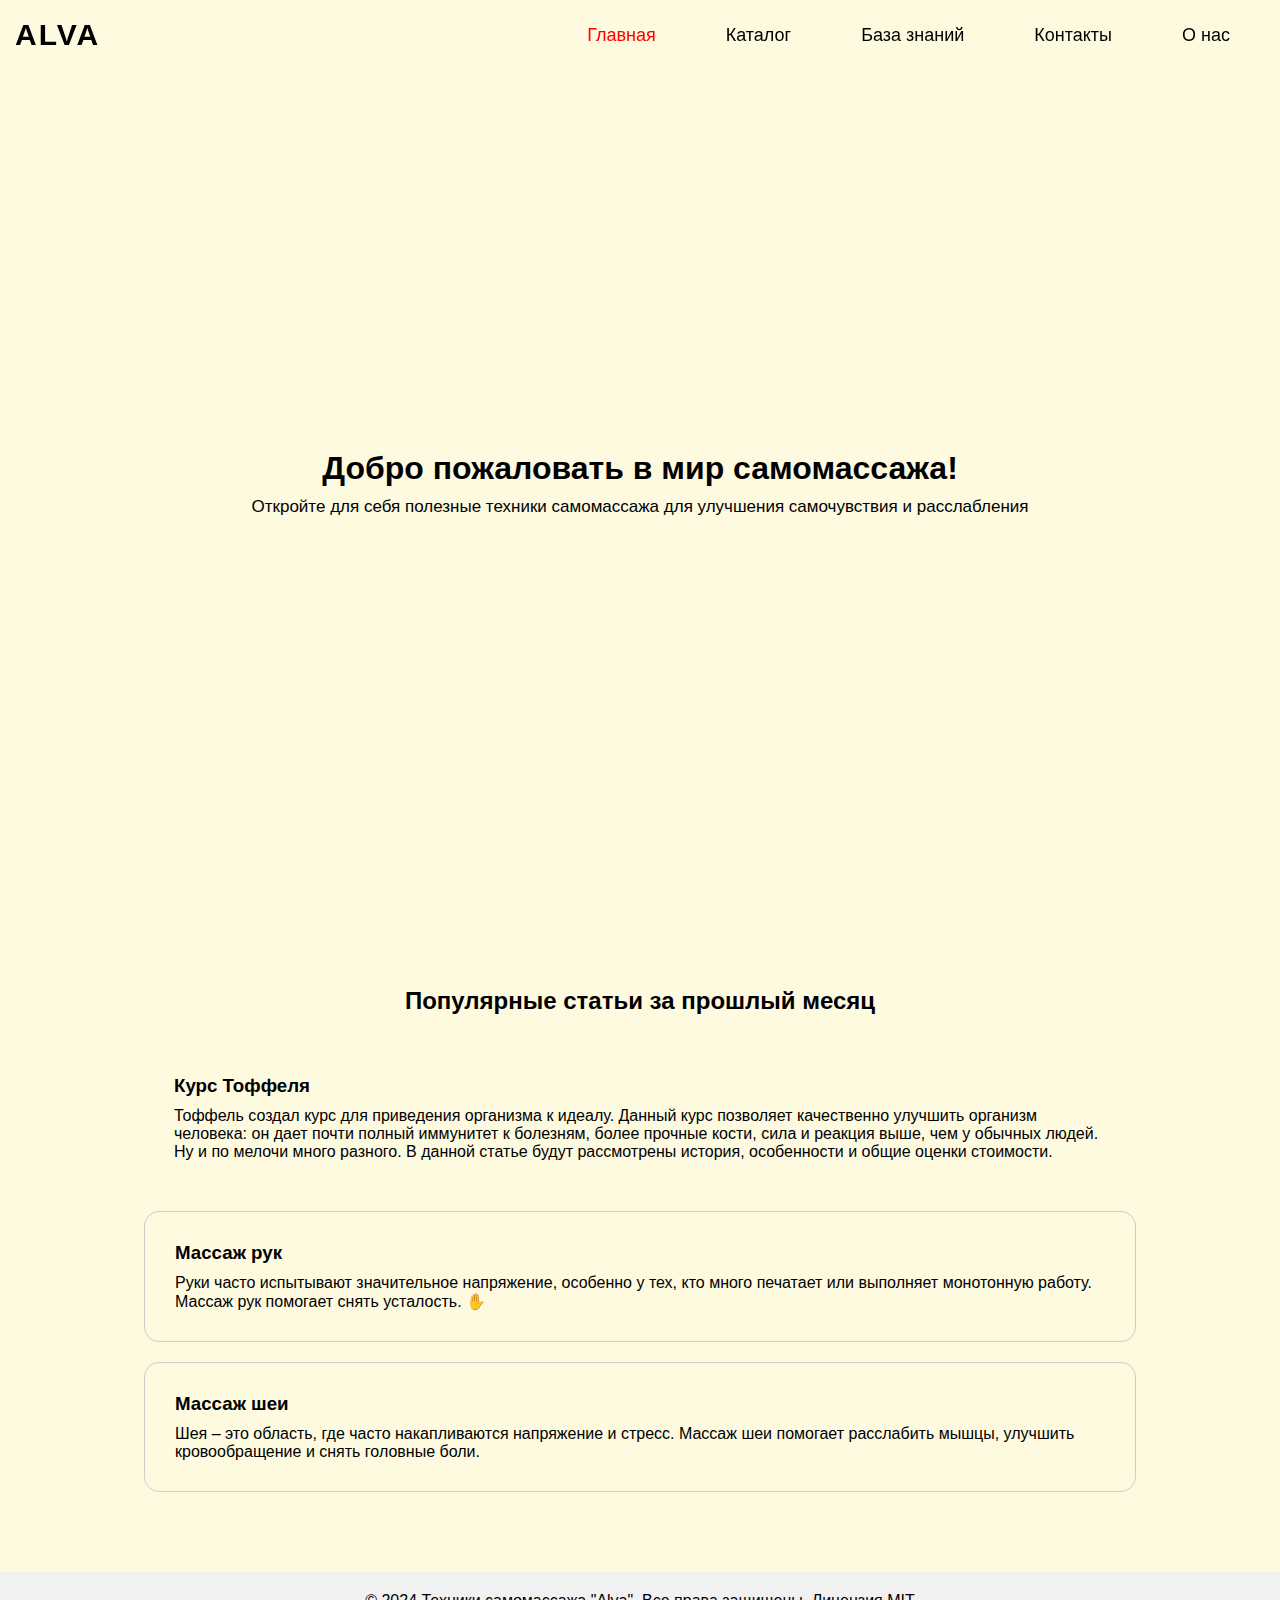
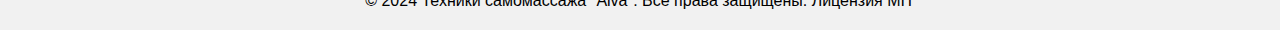
<file: index.html>
<!DOCTYPE html>
<html lang="en">
<head>
    <meta charset="UTF-8">
    <title>Главная</title>

<!--    <link href="https://fonts.googleapis.com/css2?family=Poppins:wght@400;500;600;700&display=swap" rel="stylesheet">-->
    <link rel="preconnect" href="https://fonts.googleapis.com">

    <link rel="stylesheet" href="styles/app.css">
    <link rel="stylesheet" href="styles/menu.css">
    <link rel="stylesheet" href="styles/header.css">
    <link rel="stylesheet" href="styles/main.css">

</head>
<body>
<header>
    <nav>
        <a class="logo" href="#">
            <h1>Alva</h1>
        </a>
        <input class="side-menu" type="checkbox" id="side-menu"/>
        <label class="hamb" for="side-menu"><span class="hamb-line"></span></label>
        <ul class="menu">
            <li><a class="menu_link menu_link_active" href="#">Главная</a></li>
            <li><a class="menu_link" href="pages/catalog.html">Каталог</a></li>
            <li><a class="menu_link" href="pages/knowledge.html">База знаний</a></li>
<!--            <li><a class="menu_link" href="#">Обучение</a></li>-->
            <li><a class="menu_link" href="pages/contacts.html">Контакты</a></li>
            <li><a class="menu_link" href="pages/about.html">О нас</a></li>
        </ul>
    </nav>
</header>
<div>
    <section class="hero">
        <h1>Добро пожаловать в мир самомассажа!</h1>
        <p>Откройте для себя полезные техники самомассажа для улучшения самочувствия и расслабления</p>
    </section>
    <section class="techniques">
        <h2>Популярные статьи за прошлый месяц</h2>
        <article class="glow-on-hover">
            <a class="techniques_link" href="pages/articles/toffel.html">
                <h3>Курс Тоффеля</h3>
            </a>
            <p>Тоффель создал курс для приведения организма к идеалу. Данный курс позволяет качественно улучшить организм человека: он дает почти полный иммунитет к болезням, более прочные кости, сила и реакция выше, чем у обычных людей. Ну и по мелочи много разного. В данной статье будут рассмотрены история, особенности и общие оценки стоимости.</p>
        </article>
        <article>
            <a class="techniques_link" href="pages/articles/hands.html">
                <h3>Массаж рук</h3>
            </a>
            <p>Руки часто испытывают значительное напряжение, особенно у тех, кто много печатает или выполняет монотонную работу. Массаж рук помогает снять усталость. ✋</p>
        </article>
        <article>
            <a class="techniques_link" href="pages/articles/neck.html">
                <h3>Массаж шеи</h3>
            </a>
            <p>Шея – это область, где часто накапливаются напряжение и стресс. Массаж шеи помогает расслабить мышцы, улучшить кровообращение и снять головные боли.</p>
        </article>
    </section>
</div>

<footer>
    <p>&copy; 2024 Техники самомассажа "Alva". Все права защищены. Лицензия MIT</p>
</footer>

<script>
    // Меню фиксированным при прокрутке
    window.addEventListener('scroll', function() {
        const menu = document.querySelector('header');
        if (window.scrollY > 0) {
            menu.classList.add('scrolled');
        } else {
            menu.classList.remove('scrolled');
        }
    });
</script>
</body>
</html>
</file>
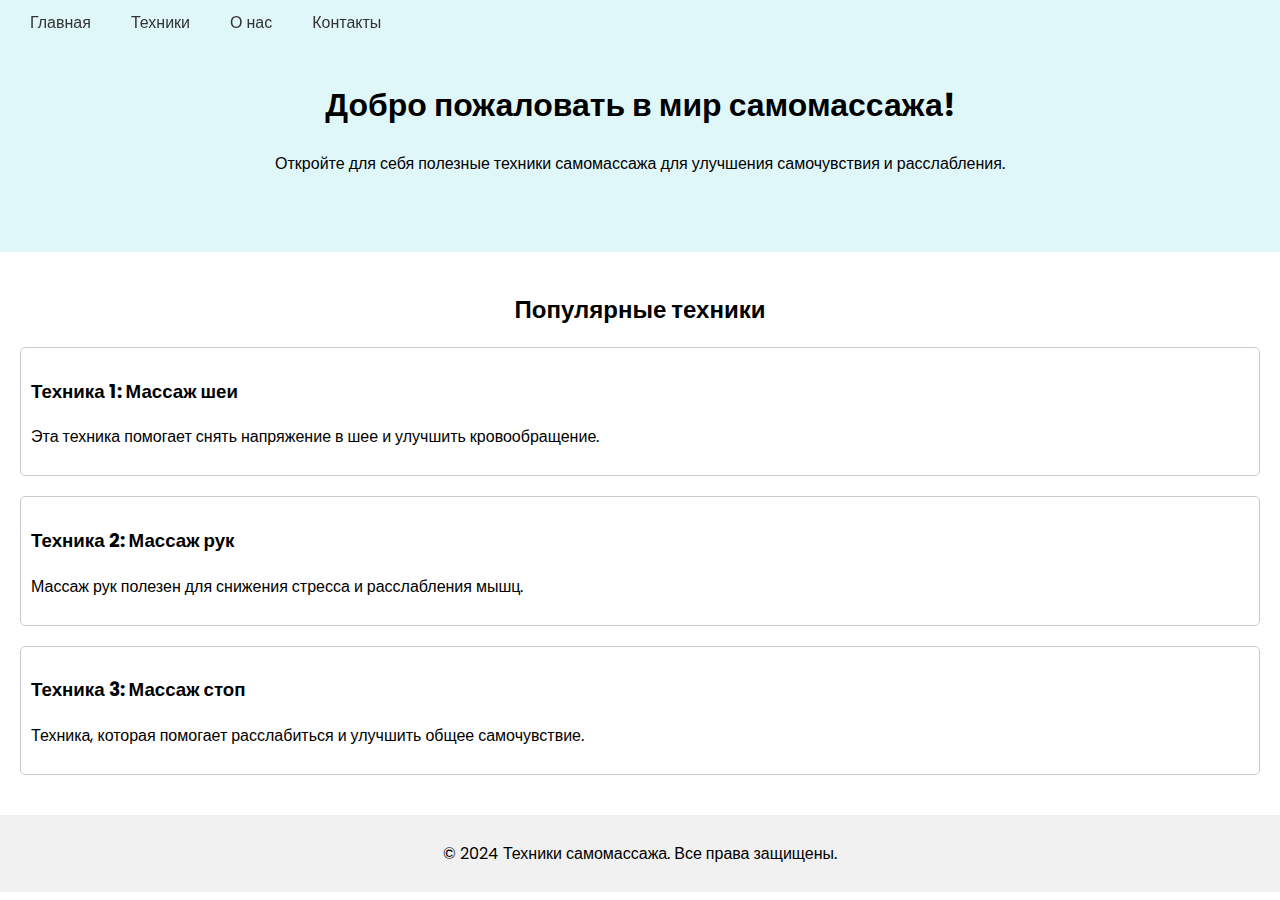
<file: test/index.html>
<!DOCTYPE html>
<html lang="ru">
<head>
  <meta charset="UTF-8">
  <meta name="viewport" content="width=device-width, initial-scale=1.0">
  <title>Техники самомассажа</title>
  <link href="https://fonts.googleapis.com/css2?family=Poppins:wght@400;500;600;700&display=swap" rel="stylesheet">
  <link rel="stylesheet" href="styles.css">
</head>
<body>
<header>
  <ul class="menu">
    <li><a href="#">Главная</a></li>
    <li><a href="#">Техники</a></li>
    <li><a href="#">О нас</a></li>
    <li><a href="#">Контакты</a></li>
  </ul>
</header>

<main>
  <section class="hero">
    <h1>Добро пожаловать в мир самомассажа!</h1>
    <p>Откройте для себя полезные техники самомассажа для улучшения самочувствия и расслабления.</p>
  </section>

  <section class="techniques">
    <h2>Популярные техники</h2>
    <article>
      <h3>Техника 1: Массаж шеи</h3>
      <p>Эта техника помогает снять напряжение в шее и улучшить кровообращение.</p>
    </article>
    <article>
      <h3>Техника 2: Массаж рук</h3>
      <p>Массаж рук полезен для снижения стресса и расслабления мышц.</p>
    </article>
    <article>
      <h3>Техника 3: Массаж стоп</h3>
      <p>Техника, которая помогает расслабиться и улучшить общее самочувствие.</p>
    </article>
  </section>
</main>

<footer>
  <p>&copy; 2024 Техники самомассажа. Все права защищены.</p>
</footer>

<script>
  // Меню фиксированным при прокрутке
  window.addEventListener('scroll', function() {
    const menu = document.querySelector('header');
    if (window.scrollY > 0) {
      menu.classList.add('scrolled');
    } else {
      menu.classList.remove('scrolled');
    }
  });
</script>
</body>
</html>
</file>
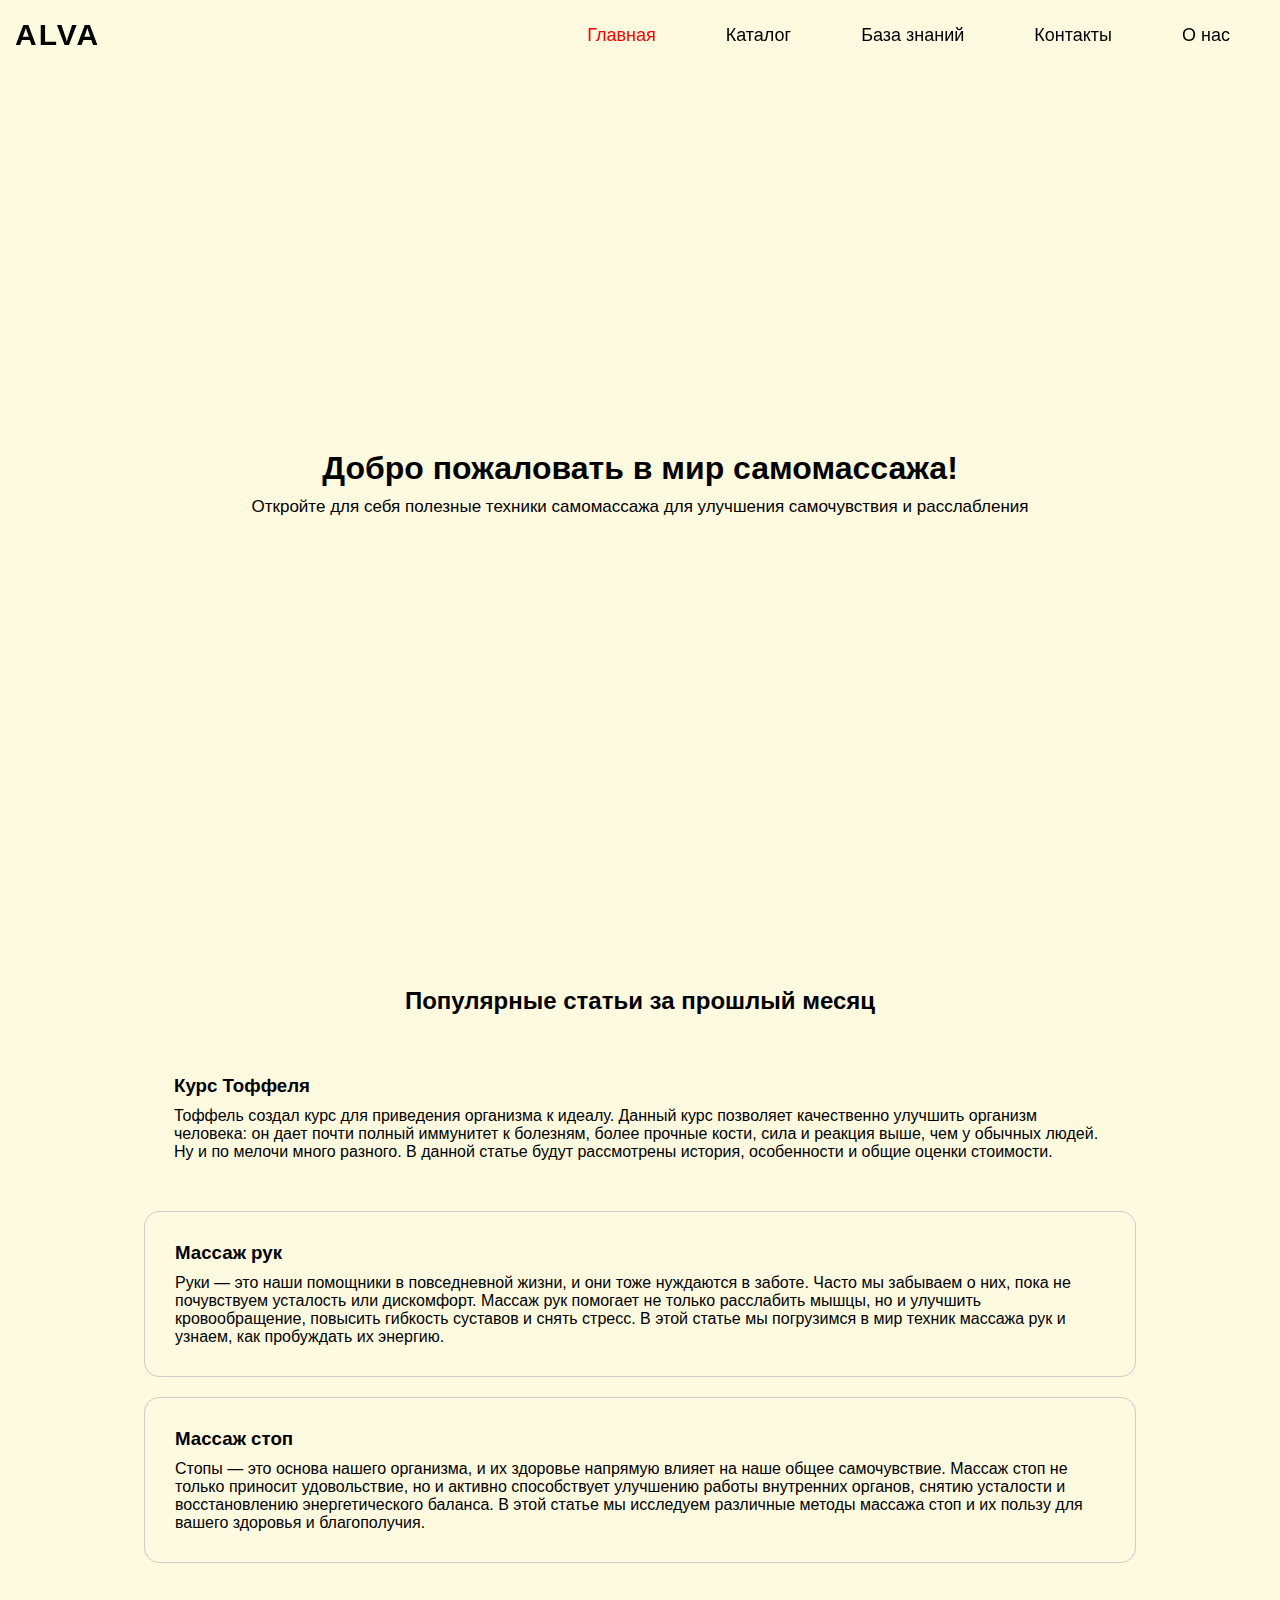
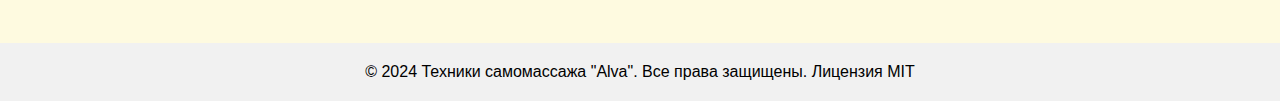
<file: main.html>
<!DOCTYPE html>
<html lang="en">
<head>
    <meta charset="UTF-8">
    <title>Главная</title>

<!--    <link href="https://fonts.googleapis.com/css2?family=Poppins:wght@400;500;600;700&display=swap" rel="stylesheet">-->
    <link rel="preconnect" href="https://fonts.googleapis.com">

    <link rel="stylesheet" href="styles/app.css">
    <link rel="stylesheet" href="styles/menu.css">
    <link rel="stylesheet" href="styles/header.css">
    <link rel="stylesheet" href="styles/main.css">

</head>
<body>
<header>
    <nav>
        <a class="logo" href="#">
            <h1>Alva</h1>
        </a>
        <input class="side-menu" type="checkbox" id="side-menu"/>
        <label class="hamb" for="side-menu"><span class="hamb-line"></span></label>
        <ul class="menu">
            <li><a class="menu_link menu_link_active" href="#">Главная</a></li>
            <li><a class="menu_link" href="pages/catalog.html">Каталог</a></li>
            <li><a class="menu_link" href="pages/knowledge.html">База знаний</a></li>
<!--            <li><a class="menu_link" href="#">Обучение</a></li>-->
            <li><a class="menu_link" href="pages/contacts.html">Контакты</a></li>
            <li><a class="menu_link" href="pages/about.html">О нас</a></li>
        </ul>
    </nav>
</header>
<div>
    <section class="hero">
        <h1>Добро пожаловать в мир самомассажа!</h1>
        <p>Откройте для себя полезные техники самомассажа для улучшения самочувствия и расслабления</p>
    </section>
    <section class="techniques">
        <h2>Популярные статьи за прошлый месяц</h2>
        <article class="glow-on-hover">
            <a class="techniques_link" href="pages/articles/toffel.html">
                <h3>Курс Тоффеля</h3>
            </a>
            <p>Тоффель создал курс для приведения организма к идеалу. Данный курс позволяет качественно улучшить организм человека: он дает почти полный иммунитет к болезням, более прочные кости, сила и реакция выше, чем у обычных людей. Ну и по мелочи много разного. В данной статье будут рассмотрены история, особенности и общие оценки стоимости.</p>
        </article>
        <article>
            <a class="techniques_link" href="#">
                <h3>Массаж рук</h3>
            </a>
            <p>Руки — это наши помощники в повседневной жизни, и они тоже нуждаются в заботе. Часто мы забываем о них, пока не почувствуем усталость или дискомфорт. Массаж рук помогает не только расслабить мышцы, но и улучшить кровообращение, повысить гибкость суставов и снять стресс. В этой статье мы погрузимся в мир техник массажа рук и узнаем, как пробуждать их энергию. </p>
        </article>
        <article>
            <a class="techniques_link" href="#">
                <h3>Массаж стоп</h3>
            </a>
            <p>Стопы — это основа нашего организма, и их здоровье напрямую влияет на наше общее самочувствие. Массаж стоп не только приносит удовольствие, но и активно способствует улучшению работы внутренних органов, снятию усталости и восстановлению энергетического баланса. В этой статье мы исследуем различные методы массажа стоп и их пользy для вашего здоровья и благополучия.</p>
        </article>
    </section>
</div>

<footer>
    <p>&copy; 2024 Техники самомассажа "Alva". Все права защищены. Лицензия MIT</p>
</footer>

<script>
    // Меню фиксированным при прокрутке
    window.addEventListener('scroll', function() {
        const menu = document.querySelector('header');
        if (window.scrollY > 0) {
            menu.classList.add('scrolled');
        } else {
            menu.classList.remove('scrolled');
        }
    });
</script>
</body>
</html>
</file>
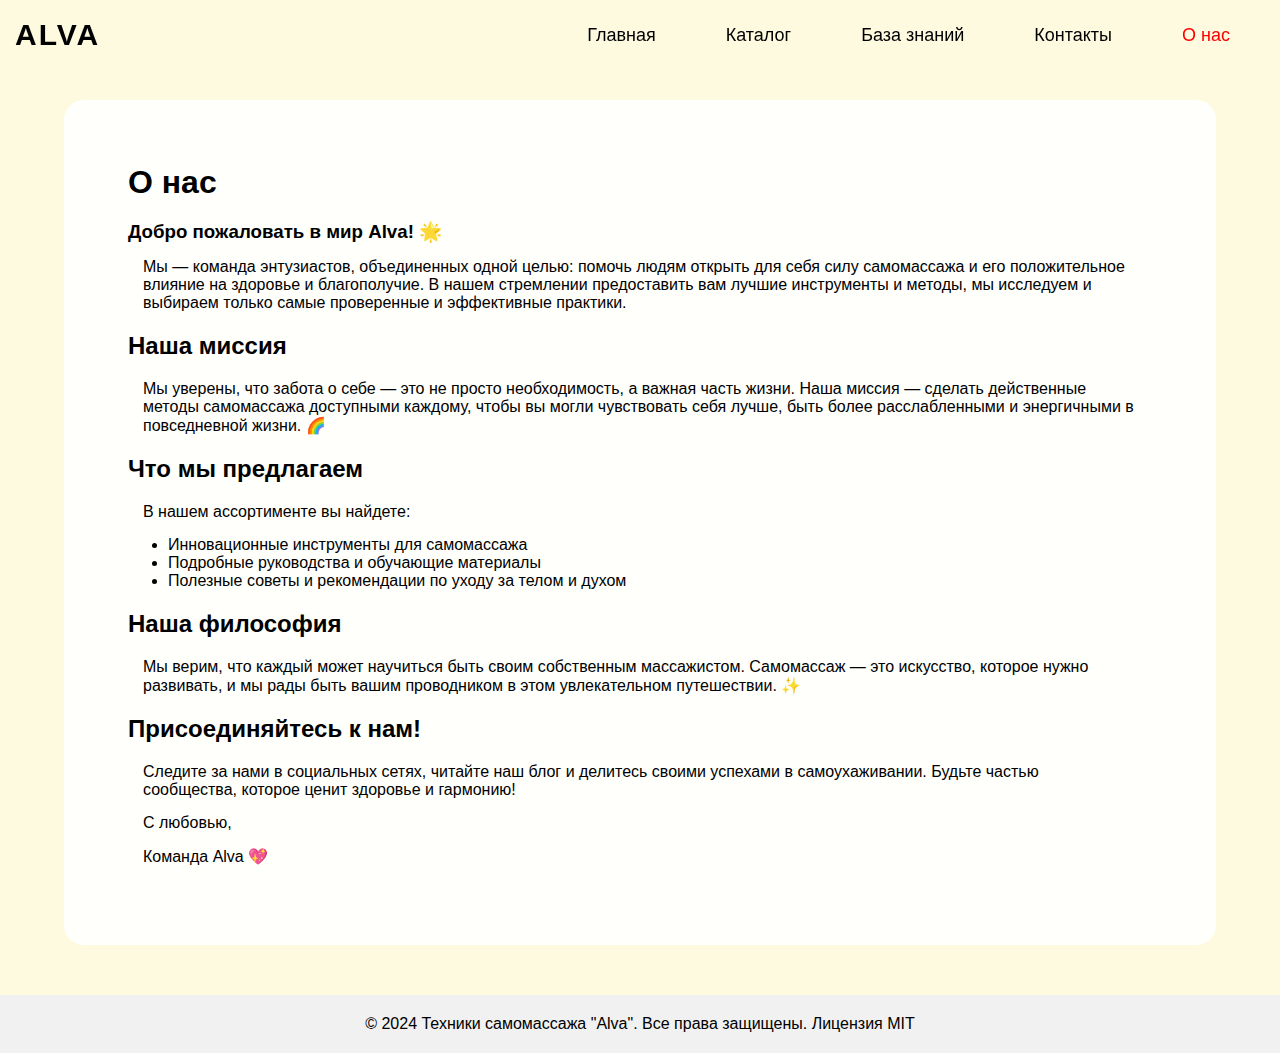
<file: pages/about.html>
<!DOCTYPE html>
<html lang="en">
<head>
    <meta charset="UTF-8">
    <title>О нас</title>
    <link rel="preconnect" href="https://fonts.googleapis.com">
    <link rel="stylesheet" href="../styles/app.css">
    <link rel="stylesheet" href="../styles/menu.css">
    <link rel="stylesheet" href="../styles/header.css">

    <link rel="stylesheet" href="../styles/about.css">
</head>
<body>
<header>
    <nav>
        <a class="logo" href="../index.html">
            <h1>Alva</h1>
        </a>
        <input class="side-menu" type="checkbox" id="side-menu"/>
        <label class="hamb" for="side-menu"><span class="hamb-line"></span></label>
        <ul class="menu">
            <li><a class="menu_link" href="../index.html">Главная</a></li>
            <li><a class="menu_link" href="catalog.html">Каталог</a></li>
            <li><a class="menu_link" href="knowledge.html">База знаний</a></li>
            <li><a class="menu_link" href="contacts.html">Контакты</a></li>
            <li><a class="menu_link menu_link_active" href="#">О нас</a></li>
        </ul>
    </nav>
</header>

<div class="content">
    <h1>О нас</h1>
    <h3>Добро пожаловать в мир Alva! 🌟</h3>
    <p>Мы — команда энтузиастов, объединенных одной целью: помочь людям открыть для себя силу самомассажа и его положительное влияние на здоровье и благополучие. В нашем стремлении предоставить вам лучшие инструменты и методы, мы исследуем и выбираем только самые проверенные и эффективные практики.</p>
    <h2>Наша миссия</h2>
    <p>Мы уверены, что забота о себе — это не просто необходимость, а важная часть жизни. Наша миссия — сделать действенные методы самомассажа доступными каждому, чтобы вы могли чувствовать себя лучше, быть более расслабленными и энергичными в повседневной жизни. 🌈</p>
    <h2>Что мы предлагаем</h2>
    <p>В нашем ассортименте вы найдете:</p>
    <ul>
        <li>Инновационные инструменты для самомассажа</li>
        <li>Подробные руководства и обучающие материалы</li>
        <li>Полезные советы и рекомендации по уходу за телом и духом</li>
    </ul>
    <h2>Наша философия</h2>
    <p>Мы верим, что каждый может научиться быть своим собственным массажистом. Самомассаж — это искусство, которое нужно развивать, и мы рады быть вашим проводником в этом увлекательном путешествии. ✨</p>
    <h2>Присоединяйтесь к нам!</h2>
    <p>Следите за нами в социальных сетях, читайте наш блог и делитесь своими успехами в самоухаживании. Будьте частью сообщества, которое ценит здоровье и гармонию!</p>
    <p>С любовью,</p>
    <p>Команда Alva 💖</p>
</div>

<footer>
    <p>&copy; 2024 Техники самомассажа "Alva". Все права защищены. Лицензия MIT</p>
</footer>

<script>
    // Меню фиксированным при прокрутке
    window.addEventListener('scroll', function () {
        const menu = document.querySelector('header');
        if (window.scrollY > 0) {
            menu.classList.add('scrolled');
        } else {
            menu.classList.remove('scrolled');
        }
    });
</script>
</body>
</html>
</file>
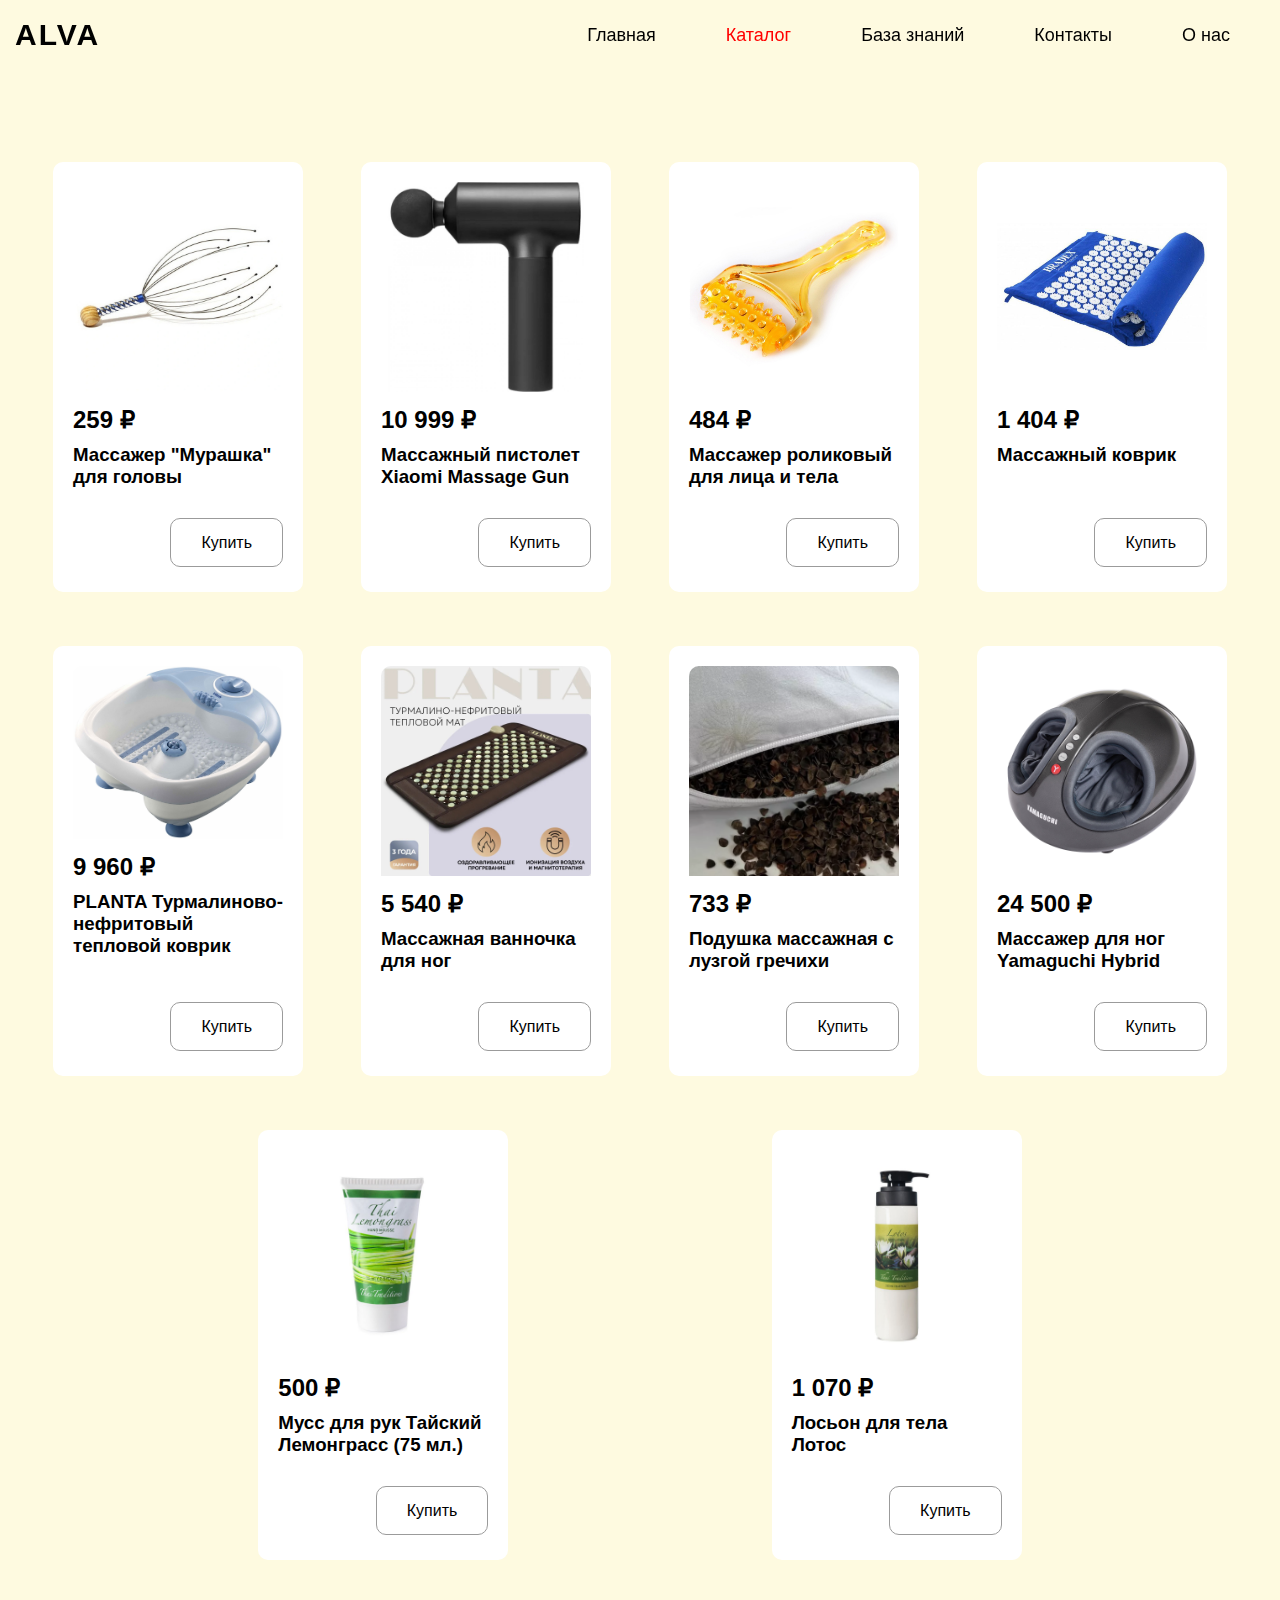
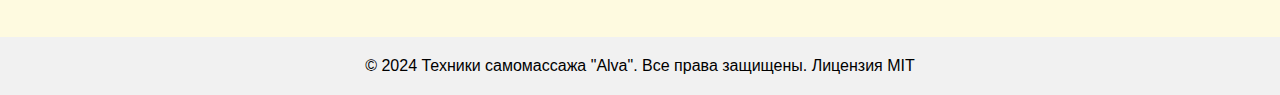
<file: pages/catalog.html>
<!DOCTYPE html>
<html lang="en">
<head>
    <meta charset="UTF-8">
    <title>Каталог</title>
    <link rel="preconnect" href="https://fonts.googleapis.com">
    <link rel="stylesheet" href="../styles/app.css">
    <link rel="stylesheet" href="../styles/menu.css">
    <link rel="stylesheet" href="../styles/header.css">

    <link rel="stylesheet" href="../styles/catalog.css">
</head>
<body>
<header>
    <nav>
        <a class="logo" href="../index.html">
            <h1>Alva</h1>
        </a>
        <input class="side-menu" type="checkbox" id="side-menu"/>
        <label class="hamb" for="side-menu"><span class="hamb-line"></span></label>
        <ul class="menu">
            <li><a class="menu_link" href="../index.html">Главная</a></li>
            <li><a class="menu_link menu_link_active" href="#">Каталог</a></li>
            <li><a class="menu_link" href="knowledge.html">База знаний</a></li>
<!--            <li><a class="menu_link" href="#">Обучение</a></li>-->
            <li><a class="menu_link" href="contacts.html">Контакты</a></li>
            <li><a class="menu_link" href="about.html">О нас</a></li>
        </ul>
    </nav>
</header>
<div>
    <div class="separate"></div>
    <div class="catalog">
        <div class="card">
            <div class="product">
                <img src="./../resource/products/6036882203.jpg" alt="">
                <h2>259 ₽</h2>
                <h3>Массажер "Мурашка" для головы</h3>
            </div>
            <div class="button_block">
                <a class="buy" href="#">Купить</a>
            </div>
        </div>
        <div class="card">
            <div class="product">
                <img src="./../resource/products/pistole.jpg" alt="">
                <h2>10 999 ₽</h2>
                <h3>Массажный пистолет Xiaomi Massage Gun</h3>
            </div>
            <div class="button_block">
                <a class="buy" href="#">Купить</a>
            </div>
        </div>
        <div class="card">
            <div class="product">
                <img src="./../resource/products/rolik.jpg" alt="">
                <h2>484 ₽</h2>
                <h3>Массажер роликовый для лица и тела</h3>
            </div>
            <div class="button_block">
                <a class="buy" href="#">Купить</a>
            </div>
        </div>
        <div class="card">
            <div class="product">
                <img src="./../resource/products/kover.jpg" alt="">
                <h2>1 404 ₽</h2>
                <h3>Массажный коврик</h3>
            </div>
            <div class="button_block">
                <a class="buy" href="#">Купить</a>
            </div>
        </div>
        <div class="card">
            <div class="product">
                <img src="./../resource/products/vanna.jpg" alt="">
                <h2>9 960 ₽</h2>
                <h3>PLANTA Турмалиново-нефритовый тепловой коврик</h3>
            </div>
            <div class="button_block">
                <a class="buy" href="#">Купить</a>
            </div>
        </div>
        <div class="card">
            <div class="product">
                <img src="./../resource/products/turm-kov.jpg" alt="">
                <h2>5 540 ₽</h2>
                <h3>Массажная ванночка для ног</h3>
            </div>
            <div class="button_block">
                <a class="buy" href="#">Купить</a>
            </div>
        </div>
        <div class="card">
            <div class="product">
                <img src="./../resource/products/grechka.png" alt="">
                <h2>733 ₽</h2>
                <h3>Подушка массажная с лузгой гречихи</h3>
            </div>
            <div class="button_block">
                <a class="buy" href="#">Купить</a>
            </div>
        </div>
        <div class="card">
            <div class="product">
                <img src="./../resource/products/nogi.jpg" alt="">
                <h2>24 500 ₽</h2>
                <h3>Массажер для ног Yamaguchi Hybrid</h3>
            </div>
            <div class="button_block">
                <a class="buy" href="#">Купить</a>
            </div>
        </div>
        <div class="card">
            <div class="product">
                <img src="./../resource/products/muss.jpg" alt="">
                <h2>500 ₽</h2>
                <h3>Мусс для рук Тайский Лемонграсс (75 мл.)</h3>
            </div>
            <div class="button_block">
                <a class="buy" href="#">Купить</a>
            </div>
        </div>
        <div class="card">
            <div class="product">
                <img src="./../resource/products/lotos.jpg" alt="">
                <h2>1 070 ₽</h2>
                <h3>Лосьон для тела Лотос</h3>
            </div>
            <div class="button_block">
                <a class="buy" href="#">Купить</a>
            </div>
        </div>
    </div>
</div>
<footer>
    <p>&copy; 2024 Техники самомассажа "Alva". Все права защищены. Лицензия MIT</p>
</footer>
<script>
    window.addEventListener('scroll', function() {
        const menu = document.querySelector('header');
        if (window.scrollY > 0) {
            menu.classList.add('scrolled');
        } else {
            menu.classList.remove('scrolled');
        }
    });
</script>
</body>
</html>
</file>
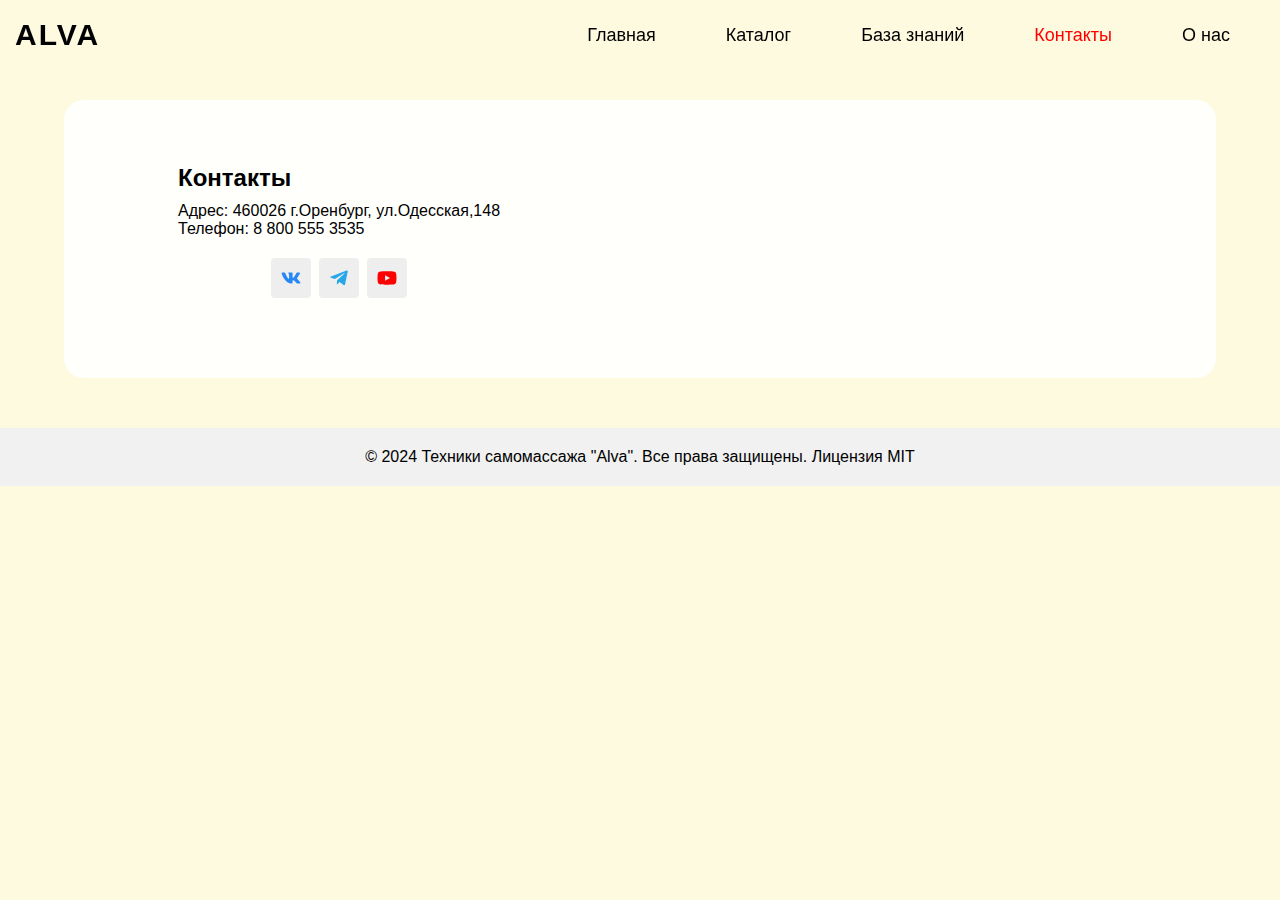
<file: pages/contacts.html>
<!DOCTYPE html>
<html lang="en">
<head>
    <meta charset="UTF-8">
    <title>Контакты</title>
    <link rel="preconnect" href="https://fonts.googleapis.com">
    <link rel="stylesheet" href="../styles/app.css">
    <link rel="stylesheet" href="../styles/menu.css">
    <link rel="stylesheet" href="../styles/header.css">

    <link rel="stylesheet" href="../styles/contacts.css">
</head>
<body>
<header>
    <nav>
        <a class="logo" href="../index.html">
            <h1>Alva</h1>
        </a>
        <input class="side-menu" type="checkbox" id="side-menu"/>
        <label class="hamb" for="side-menu"><span class="hamb-line"></span></label>
        <ul class="menu">
            <li><a class="menu_link" href="../index.html">Главная</a></li>
            <li><a class="menu_link" href="catalog.html">Каталог</a></li>
            <li><a class="menu_link" href="knowledge.html">База знаний</a></li>
            <!--            <li><a class="menu_link" href="#">Обучение</a></li>-->
            <li><a class="menu_link menu_link_active" href="#">Контакты</a></li>
            <li><a class="menu_link" href="about.html">О нас</a></li>
        </ul>
    </nav>
</header>
<div class="content">
    <div>
        <script type="text/javascript" charset="utf-8" async
                src="https://api-maps.yandex.ru/services/constructor/1.0/js/?um=constructor%3A923abbbfa6c48bd115b550cd841d6aea01b41eca0f5d7efbaac348ee79ffad1d&amp;width=500&amp;height=400&amp;lang=ru_RU&amp;scroll=true"></script>
    </div>
    <div class="contacts">
        <h2 class="contacts_title">Контакты</h2>
        <p>Адрес: 460026 г.Оренбург, ул.Одесская,148</p>
        <p>Телефон: 8 800 555 3535</p>
        <ul class="social-icons">
            <li><a class="social-icon-vk" href="https://vk.com/id337966408"
                   title="Официальная страница ИТ Шеф в ВКонтакте" target="_blank" rel="noopener"></a></li>
            <li><a class="social-icon-telegram" href="https://t.me/alalvares"
                   title="Официальная страница ИТ Шеф в Telegram" target="_blank" rel="noopener"></a></li>
            <li><a class="social-icon-youtube" href="https://youtube.com/" title="Официальный канал ИТ Шеф на Youtube"
                   target="_blank" rel="noopener"></a></li>
        </ul>
    </div>
</div>

<footer>
    <p>&copy; 2024 Техники самомассажа "Alva". Все права защищены. Лицензия MIT</p>
</footer>

<script>
    // Меню фиксированным при прокрутке
    window.addEventListener('scroll', function () {
        const menu = document.querySelector('header');
        if (window.scrollY > 0) {
            menu.classList.add('scrolled');
        } else {
            menu.classList.remove('scrolled');
        }
    });
</script>
</body>
</html>
</file>
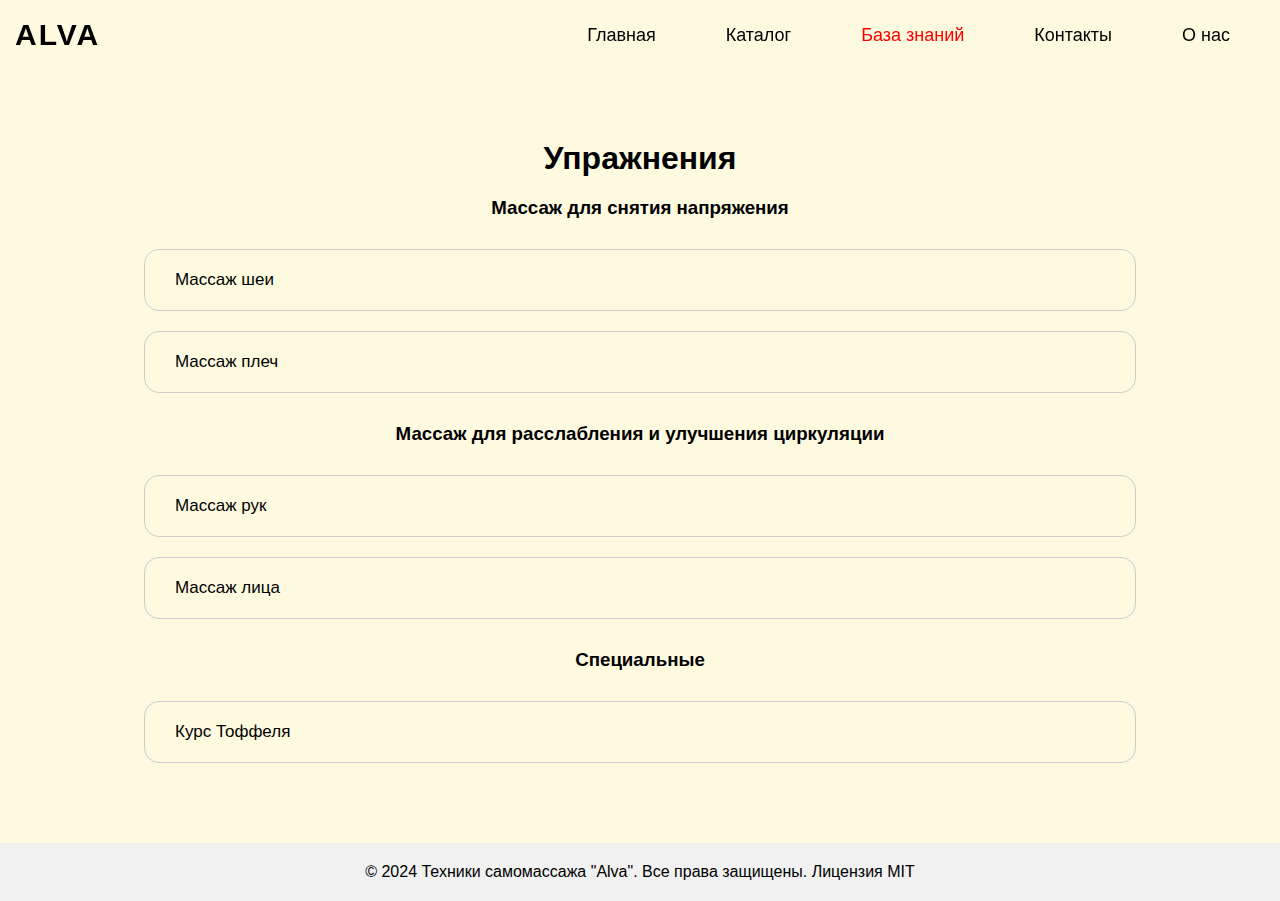
<file: pages/knowledge.html>
<!DOCTYPE html>
<html lang="en">
<head>
    <meta charset="UTF-8">
    <title>База знаний</title>
    <link rel="preconnect" href="https://fonts.googleapis.com">
    <link rel="stylesheet" href="../styles/app.css">
    <link rel="stylesheet" href="../styles/menu.css">
    <link rel="stylesheet" href="../styles/header.css">

    <link rel="stylesheet" href="../styles/knowledge.css">
</head>
<body>
<header>
    <nav>
        <a class="logo" href="../index.html">
            <h1>Alva</h1>
        </a>
        <input class="side-menu" type="checkbox" id="side-menu"/>
        <label class="hamb" for="side-menu"><span class="hamb-line"></span></label>
        <ul class="menu">
            <li><a class="menu_link" href="../index.html">Главная</a></li>
            <li><a class="menu_link" href="catalog.html">Каталог</a></li>
            <li><a class="menu_link menu_link_active" href="#">База знаний</a></li>
            <!--            <li><a class="menu_link" href="#">Обучение</a></li>-->
            <li><a class="menu_link" href="contacts.html">Контакты</a></li>
            <li><a class="menu_link" href="about.html">О нас</a></li>
        </ul>
    </nav>
</header>
<div class="content">
    <section class="list">
        <h1>Упражнения</h1>
        <h3>Массаж для снятия напряжения</h3>
        <a class="link" href="articles/neck.html">
            <p>Массаж шеи</p>
        </a>
        <a class="link" href="articles/shoulders.html">
            <p>Массаж плеч</p>
        </a>
        <h3>Массаж для расслабления и улучшения циркуляции</h3>
        <a class="link" href="articles/hands.html">
            <p>Массаж рук</p>
        </a>
        <a class="link" href="articles/legs.html">
            <p>Массаж лица</p>
        </a>
        <h3>Специальные</h3>
        <a class="link" href="articles/toffel.html">
            <p>Курс Тоффеля</p>
        </a>
    </section>
</div>

<footer>
    <p>&copy; 2024 Техники самомассажа "Alva". Все права защищены. Лицензия MIT</p>
</footer>

<script>
    // Меню фиксированным при прокрутке
    window.addEventListener('scroll', function () {
        const menu = document.querySelector('header');
        if (window.scrollY > 0) {
            menu.classList.add('scrolled');
        } else {
            menu.classList.remove('scrolled');
        }
    });
</script>
</body>
</html>
</file>
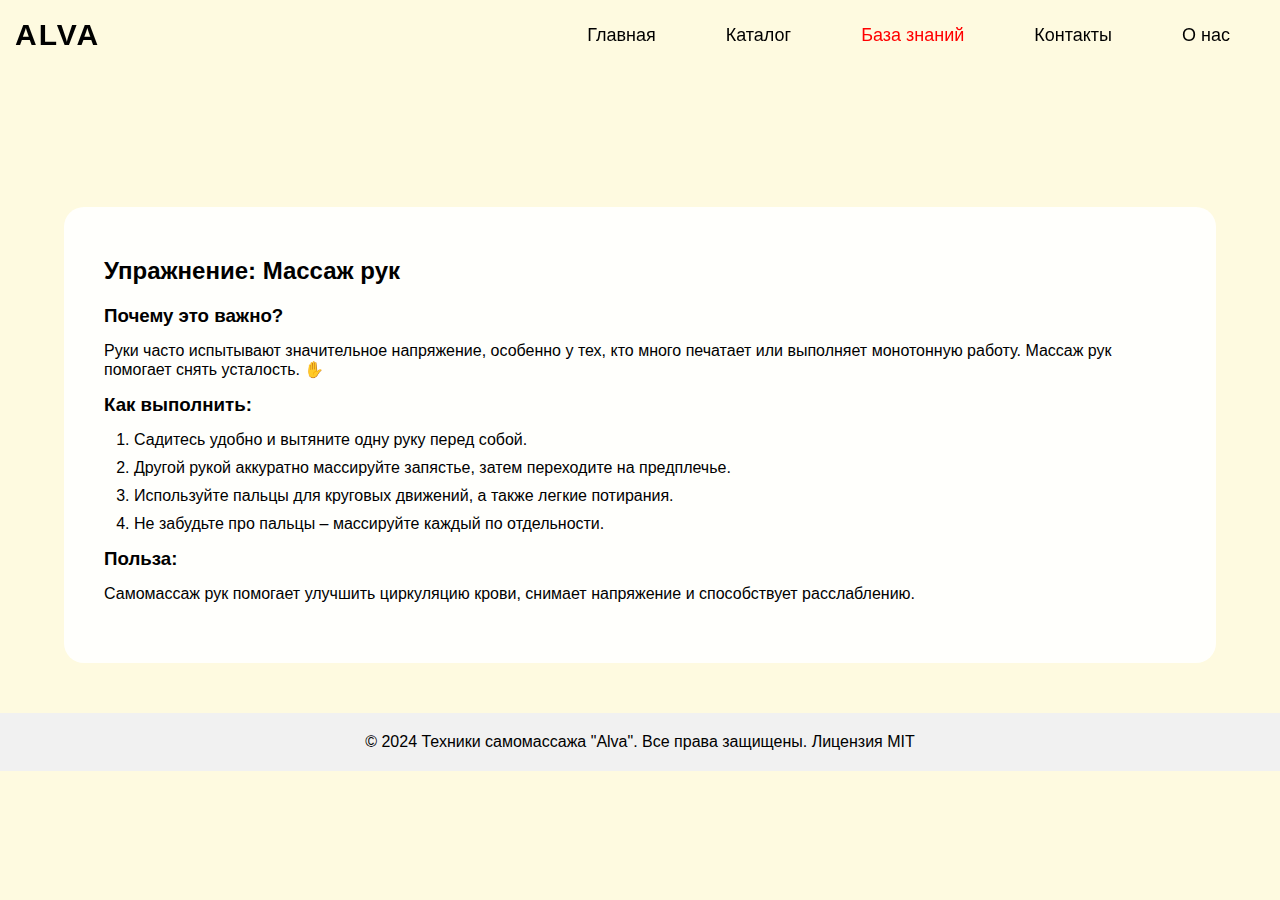
<file: pages/articles/hands.html>
<!DOCTYPE html>
<html lang="en">
<head>
    <meta charset="UTF-8">
    <title>Массаж рук</title>

    <link rel="preconnect" href="https://fonts.googleapis.com">
    <link rel="stylesheet" href="../../styles/app.css">
    <link rel="stylesheet" href="../../styles/menu.css">
    <link rel="stylesheet" href="../../styles/header.css">

    <link rel="stylesheet" href="../../styles/article.css">
</head>
<body>
<header>
    <nav>
        <a class="logo" href="../../index.html">
            <h1>Alva</h1>
        </a>
        <input class="side-menu" type="checkbox" id="side-menu"/>
        <label class="hamb" for="side-menu"><span class="hamb-line"></span></label>
        <ul class="menu">
            <li><a class="menu_link" href="../../index.html">Главная</a></li>
            <li><a class="menu_link" href="../catalog.html">Каталог</a></li>
            <li><a class="menu_link menu_link_active" href="../knowledge.html">База знаний</a></li>
            <li><a class="menu_link" href="../contacts.html">Контакты</a></li>
            <li><a class="menu_link" href="../about.html">О нас</a></li>
        </ul>
    </nav>
</header>
<div class="content">
    <div class="art">
        <h2>Упражнение: Массаж рук</h2>
        <h3>Почему это важно?</h3>
        <p>Руки часто испытывают значительное напряжение, особенно у тех, кто много печатает или выполняет монотонную работу. Массаж рук помогает снять усталость. ✋</p>
        <h3>Как выполнить:</h3>
        <ol>
            <li>Садитесь удобно и вытяните одну руку перед собой.</li>
            <li>Другой рукой аккуратно массируйте запястье, затем переходите на предплечье.</li>
            <li>Используйте пальцы для круговых движений, а также легкие потирания.</li>
            <li>Не забудьте про пальцы – массируйте каждый по отдельности.</li>
        </ol>
        <h3>Польза:</h3>
        <p>Самомассаж рук помогает улучшить циркуляцию крови, снимает напряжение и способствует расслаблению.</p>
    </div>
</div>

<footer>
    <p>&copy; 2024 Техники самомассажа "Alva". Все права защищены. Лицензия MIT</p>
</footer>

<script>
    // Меню фиксированным при прокрутке
    window.addEventListener('scroll', function() {
        const menu = document.querySelector('header');
        if (window.scrollY > 0) {
            menu.classList.add('scrolled');
        } else {
            menu.classList.remove('scrolled');
        }
    });
</script>
</body>
</html>
</file>
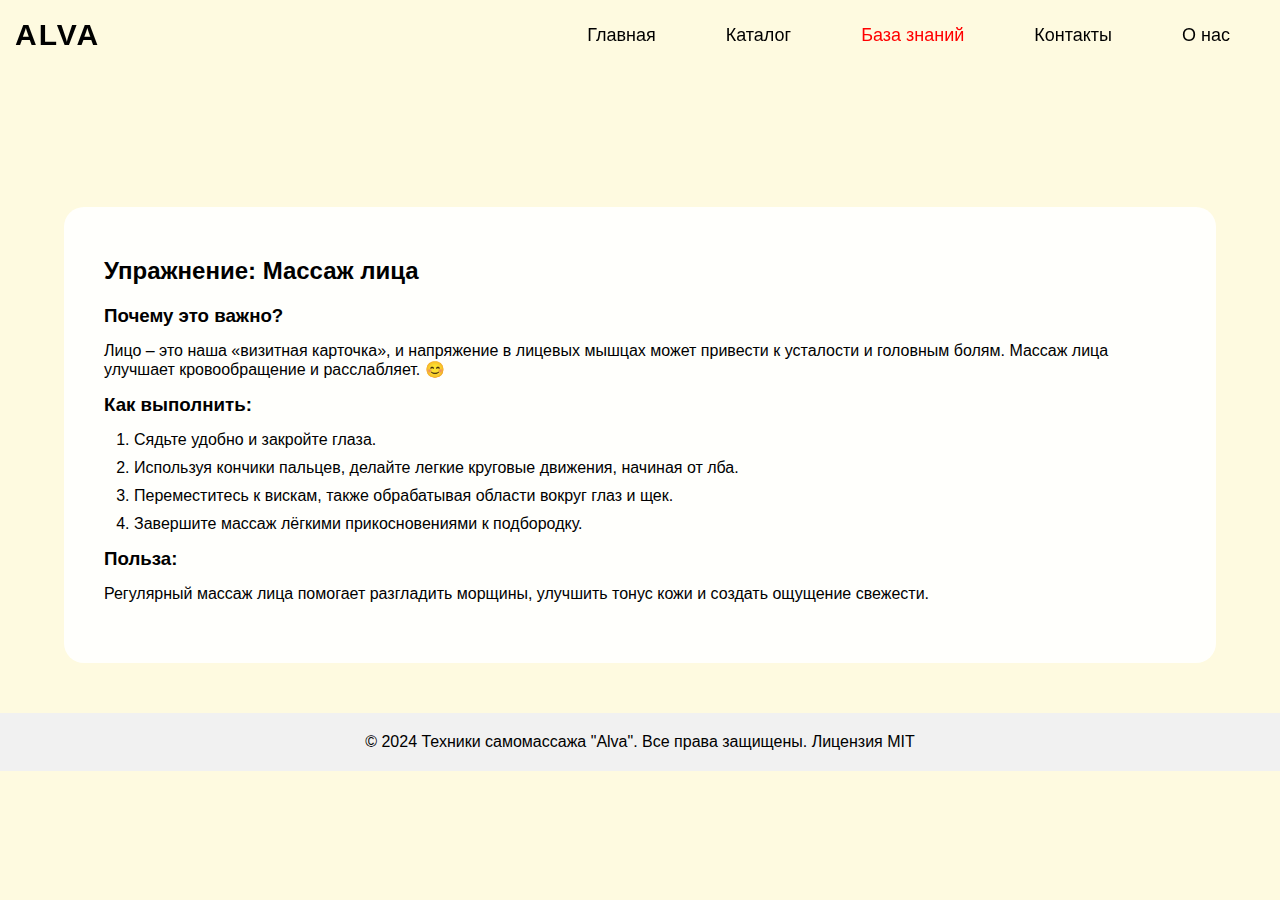
<file: pages/articles/legs.html>
<!DOCTYPE html>
<html lang="en">
<head>
    <meta charset="UTF-8">
    <title>Массаж лица</title>

    <link rel="preconnect" href="https://fonts.googleapis.com">
    <link rel="stylesheet" href="../../styles/app.css">
    <link rel="stylesheet" href="../../styles/menu.css">
    <link rel="stylesheet" href="../../styles/header.css">

    <link rel="stylesheet" href="../../styles/article.css">
</head>
<body>
<header>
    <nav>
        <a class="logo" href="../../index.html">
            <h1>Alva</h1>
        </a>
        <input class="side-menu" type="checkbox" id="side-menu"/>
        <label class="hamb" for="side-menu"><span class="hamb-line"></span></label>
        <ul class="menu">
            <li><a class="menu_link" href="../../index.html">Главная</a></li>
            <li><a class="menu_link" href="../catalog.html">Каталог</a></li>
            <li><a class="menu_link menu_link_active" href="../knowledge.html">База знаний</a></li>
            <li><a class="menu_link" href="../contacts.html">Контакты</a></li>
            <li><a class="menu_link" href="../about.html">О нас</a></li>
        </ul>
    </nav>
</header>
<div class="content">
    <div class="art">
        <h2>Упражнение: Массаж лица</h2>
        <h3>Почему это важно?</h3>
        <p>Лицо – это наша «визитная карточка», и напряжение в лицевых мышцах может привести к усталости и головным болям. Массаж лица улучшает кровообращение и расслабляет. 😊</p>
        <h3>Как выполнить:</h3>
        <ol>
            <li>Сядьте удобно и закройте глаза.</li>
            <li>Используя кончики пальцев, делайте легкие круговые движения, начиная от лба.</li>
            <li>Переместитесь к вискам, также обрабатывая области вокруг глаз и щек.</li>
            <li>Завершите массаж лёгкими прикосновениями к подбородку.</li>
        </ol>
        <h3>Польза:</h3>
        <p>Регулярный массаж лица помогает разгладить морщины, улучшить тонус кожи и создать ощущение свежести.</p>
    </div>
</div>

<footer>
    <p>&copy; 2024 Техники самомассажа "Alva". Все права защищены. Лицензия MIT</p>
</footer>

<script>
    // Меню фиксированным при прокрутке
    window.addEventListener('scroll', function() {
        const menu = document.querySelector('header');
        if (window.scrollY > 0) {
            menu.classList.add('scrolled');
        } else {
            menu.classList.remove('scrolled');
        }
    });
</script>
</body>
</html>
</file>
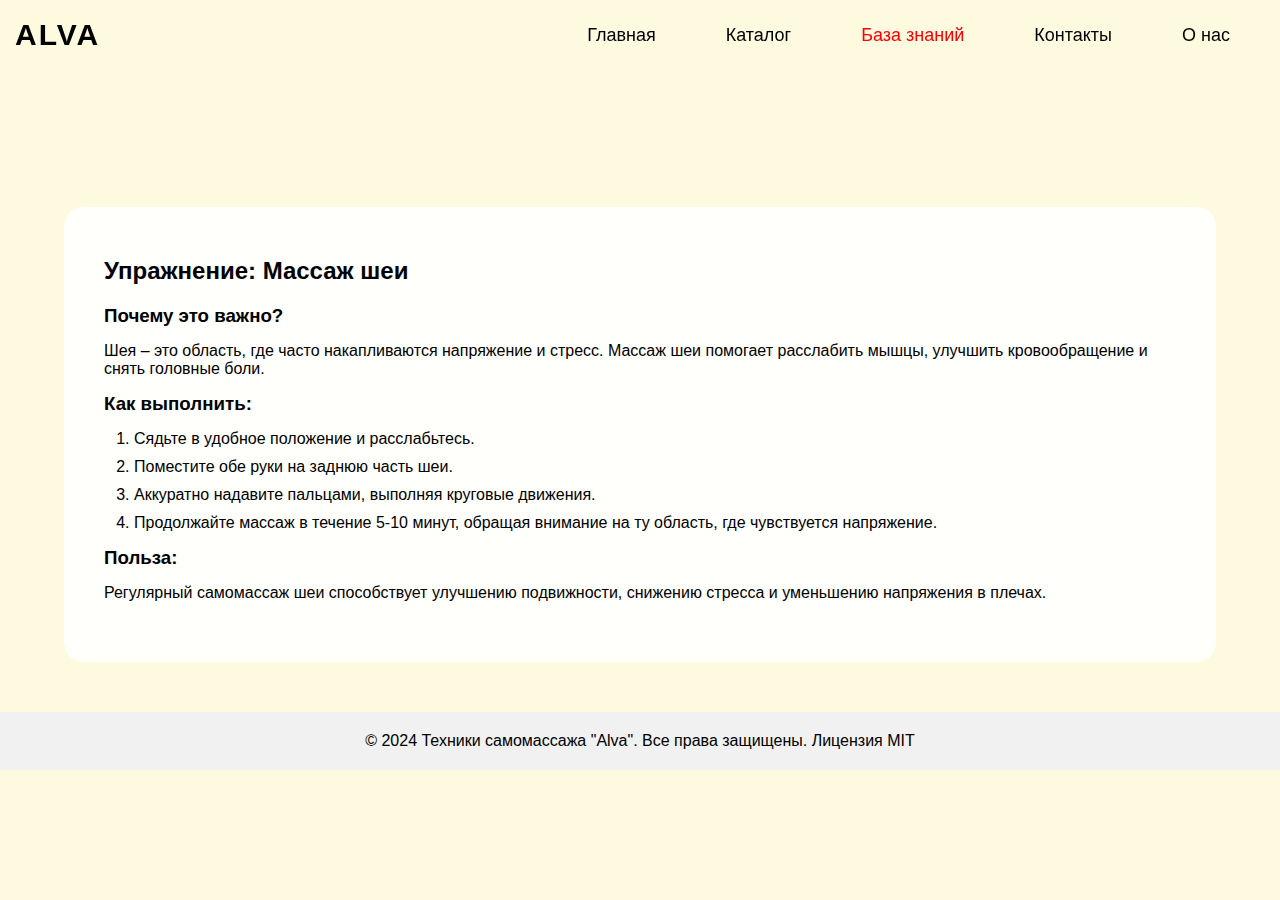
<file: pages/articles/neck.html>
<!DOCTYPE html>
<html lang="en">
<head>
    <meta charset="UTF-8">
    <title>Массаж шеи</title>

    <link rel="preconnect" href="https://fonts.googleapis.com">
    <link rel="stylesheet" href="../../styles/app.css">
    <link rel="stylesheet" href="../../styles/menu.css">
    <link rel="stylesheet" href="../../styles/header.css">

    <link rel="stylesheet" href="../../styles/article.css">
</head>
<body>
<header>
    <nav>
        <a class="logo" href="../../index.html">
            <h1>Alva</h1>
        </a>
        <input class="side-menu" type="checkbox" id="side-menu"/>
        <label class="hamb" for="side-menu"><span class="hamb-line"></span></label>
        <ul class="menu">
            <li><a class="menu_link" href="../../index.html">Главная</a></li>
            <li><a class="menu_link" href="../catalog.html">Каталог</a></li>
            <li><a class="menu_link menu_link_active" href="../knowledge.html">База знаний</a></li>
            <li><a class="menu_link" href="../contacts.html">Контакты</a></li>
            <li><a class="menu_link" href="../about.html">О нас</a></li>
        </ul>
    </nav>
</header>
<div class="content">
    <div class="art">
        <h2>Упражнение: Массаж шеи</h2>
        <h3>Почему это важно?</h3>
        <p>Шея – это область, где часто накапливаются напряжение и стресс. Массаж шеи помогает расслабить мышцы, улучшить кровообращение и снять головные боли.</p>
        <h3>Как выполнить:</h3>
        <ol>
            <li>Сядьте в удобное положение и расслабьтесь.</li>
            <li>Поместите обе руки на заднюю часть шеи.</li>
            <li>Аккуратно надавите пальцами, выполняя круговые движения.</li>
            <li>Продолжайте массаж в течение 5-10 минут, обращая внимание на ту область, где чувствуется напряжение.</li>
        </ol>
        <h3>Польза:</h3>
        <p>Регулярный самомассаж шеи способствует улучшению подвижности, снижению стресса и уменьшению напряжения в плечах.</p>
    </div>
</div>

<footer>
    <p>&copy; 2024 Техники самомассажа "Alva". Все права защищены. Лицензия MIT</p>
</footer>

<script>
    // Меню фиксированным при прокрутке
    window.addEventListener('scroll', function() {
        const menu = document.querySelector('header');
        if (window.scrollY > 0) {
            menu.classList.add('scrolled');
        } else {
            menu.classList.remove('scrolled');
        }
    });
</script>
</body>
</html>
</file>
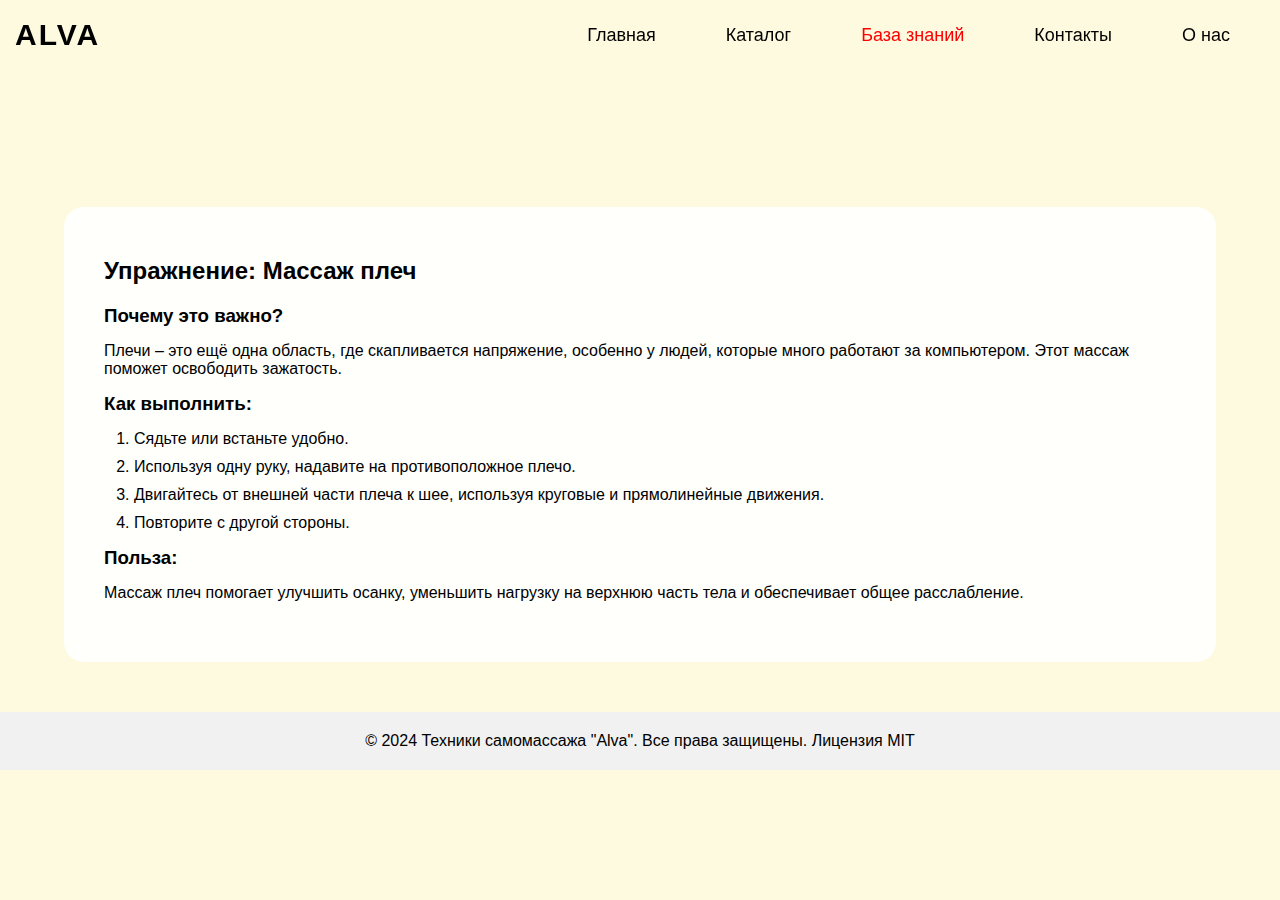
<file: pages/articles/shoulders.html>
<!DOCTYPE html>
<html lang="en">
<head>
    <meta charset="UTF-8">
    <title>Массаж плеч</title>

    <link rel="preconnect" href="https://fonts.googleapis.com">
    <link rel="stylesheet" href="../../styles/app.css">
    <link rel="stylesheet" href="../../styles/menu.css">
    <link rel="stylesheet" href="../../styles/header.css">

    <link rel="stylesheet" href="../../styles/article.css">
</head>
<body>
<header>
    <nav>
        <a class="logo" href="../../index.html">
            <h1>Alva</h1>
        </a>
        <input class="side-menu" type="checkbox" id="side-menu"/>
        <label class="hamb" for="side-menu"><span class="hamb-line"></span></label>
        <ul class="menu">
            <li><a class="menu_link" href="../../index.html">Главная</a></li>
            <li><a class="menu_link" href="../catalog.html">Каталог</a></li>
            <li><a class="menu_link menu_link_active" href="../knowledge.html">База знаний</a></li>
            <li><a class="menu_link" href="../contacts.html">Контакты</a></li>
            <li><a class="menu_link" href="../about.html">О нас</a></li>
        </ul>
    </nav>
</header>
<div class="content">
    <div class="art">
        <h2>Упражнение: Массаж плеч</h2>
        <h3>Почему это важно?</h3>
        <p>Плечи – это ещё одна область, где скапливается напряжение, особенно у людей, которые много работают за компьютером. Этот массаж поможет освободить зажатость.</p>
        <h3>Как выполнить:</h3>
        <ol>
            <li>Сядьте или встаньте удобно.</li>
            <li>Используя одну руку, надавите на противоположное плечо.</li>
            <li>Двигайтесь от внешней части плеча к шее, используя круговые и прямолинейные движения.</li>
            <li>Повторите с другой стороны.</li>
        </ol>
        <h3>Польза:</h3>
        <p>Массаж плеч помогает улучшить осанку, уменьшить нагрузку на верхнюю часть тела и обеспечивает общее расслабление.</p>
    </div>
</div>

<footer>
    <p>&copy; 2024 Техники самомассажа "Alva". Все права защищены. Лицензия MIT</p>
</footer>

<script>
    // Меню фиксированным при прокрутке
    window.addEventListener('scroll', function() {
        const menu = document.querySelector('header');
        if (window.scrollY > 0) {
            menu.classList.add('scrolled');
        } else {
            menu.classList.remove('scrolled');
        }
    });
</script>
</body>
</html>
</file>
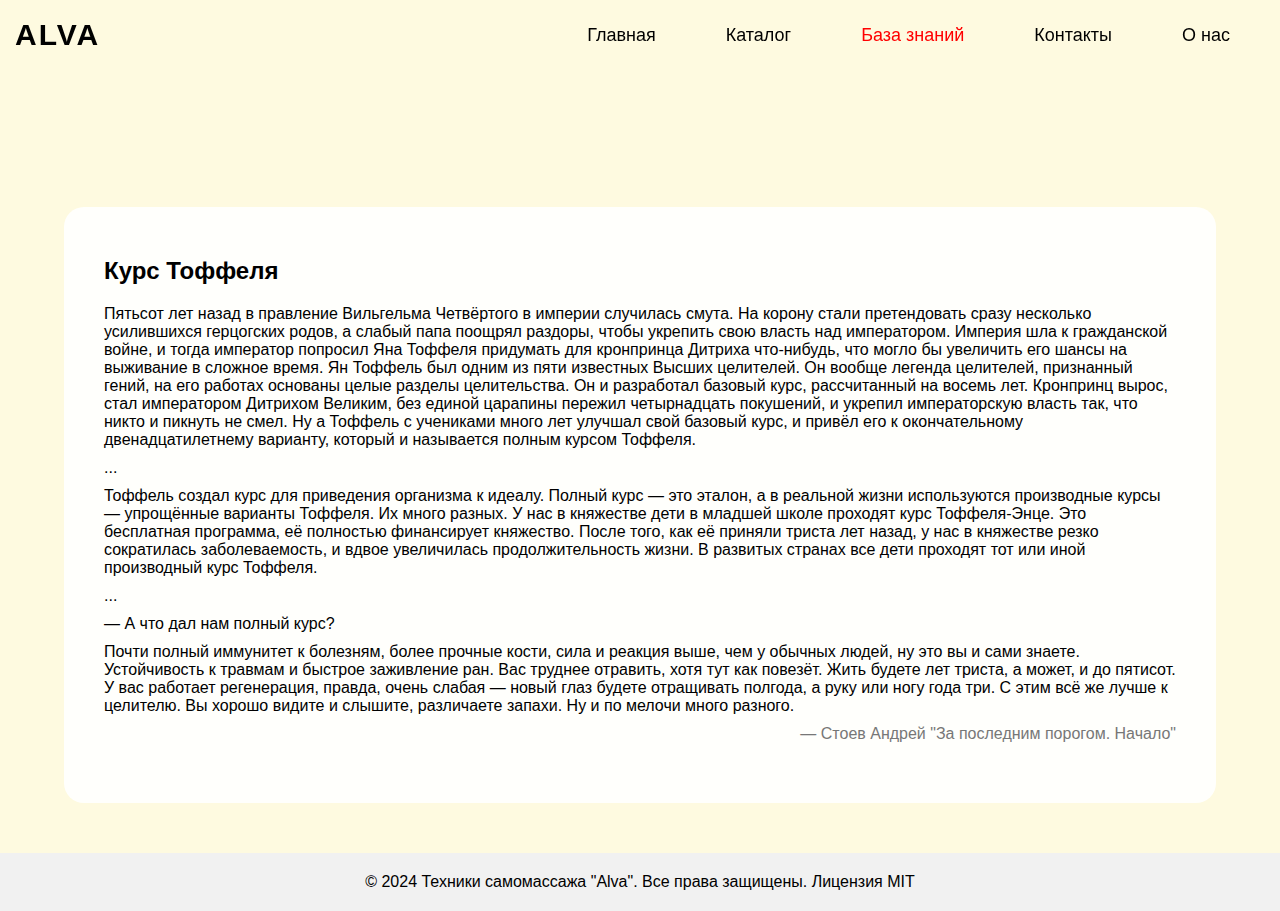
<file: pages/articles/toffel.html>
<!DOCTYPE html>
<html lang="en">
<head>
    <meta charset="UTF-8">
    <title>Курс Тоффеля</title>

    <link rel="preconnect" href="https://fonts.googleapis.com">
    <link rel="stylesheet" href="../../styles/app.css">
    <link rel="stylesheet" href="../../styles/menu.css">
    <link rel="stylesheet" href="../../styles/header.css">

    <link rel="stylesheet" href="../../styles/article.css">
</head>
<body>
<header>
    <nav>
        <a class="logo" href="../../index.html">
            <h1>Alva</h1>
        </a>
        <input class="side-menu" type="checkbox" id="side-menu"/>
        <label class="hamb" for="side-menu"><span class="hamb-line"></span></label>
        <ul class="menu">
            <li><a class="menu_link" href="../../index.html">Главная</a></li>
            <li><a class="menu_link" href="../catalog.html">Каталог</a></li>
            <li><a class="menu_link menu_link_active" href="../knowledge.html">База знаний</a></li>
            <li><a class="menu_link" href="../contacts.html">Контакты</a></li>
            <li><a class="menu_link" href="../about.html">О нас</a></li>
        </ul>
    </nav>
</header>

<div class="content">
    <div class="art">
        <h2>Курс Тоффеля</h2>
        <p>Пятьсот лет назад в правление Вильгельма Четвёртого в империи случилась смута. На корону стали претендовать сразу несколько усилившихся герцогских родов, а слабый папа поощрял раздоры, чтобы укрепить свою власть над императором. Империя шла к гражданской войне, и тогда император попросил Яна Тоффеля придумать для кронпринца Дитриха что-нибудь, что могло бы увеличить его шансы на выживание в сложное время. Ян Тоффель был одним из пяти известных Высших целителей. Он вообще легенда целителей, признанный гений, на его работах основаны целые разделы целительства. Он и разработал базовый курс, рассчитанный на восемь лет. Кронпринц вырос, стал императором Дитрихом Великим, без единой царапины пережил четырнадцать покушений, и укрепил императорскую власть так, что никто и пикнуть не смел. Ну а Тоффель с учениками много лет улучшал свой базовый курс, и привёл его к окончательному двенадцатилетнему варианту, который и называется полным курсом Тоффеля.</p>
        <p>...</p>
        <p>Тоффель создал курс для приведения организма к идеалу. Полный курс — это эталон, а в реальной жизни используются производные курсы — упрощённые варианты Тоффеля. Их много разных. У нас в княжестве дети в младшей школе проходят курс Тоффеля-Энце. Это бесплатная программа, её полностью финансирует княжество. После того, как её приняли триста лет назад, у нас в княжестве резко сократилась заболеваемость, и вдвое увеличилась продолжительность жизни. В развитых странах все дети проходят тот или иной производный курс Тоффеля.</p>
        <p>...</p>
        <p>— А что дал нам полный курс?</p>
        <p>Почти полный иммунитет к болезням, более прочные кости, сила и реакция выше, чем у обычных людей, ну это вы и сами знаете. Устойчивость к травмам и быстрое заживление ран. Вас труднее отравить, хотя тут как повезёт. Жить будете лет триста, а может, и до пятисот. У вас работает регенерация, правда, очень слабая — новый глаз будете отращивать полгода, а руку или ногу года три. С этим всё же лучше к целителю. Вы хорошо видите и слышите, различаете запахи. Ну и по мелочи много разного.</p>
        <p class="author">— Стоев Андрей "За последним порогом. Начало"</p>
    </div>
</div>

<footer>
    <p>&copy; 2024 Техники самомассажа "Alva". Все права защищены. Лицензия MIT</p>
</footer>

<script>
    // Меню фиксированным при прокрутке
    window.addEventListener('scroll', function() {
        const menu = document.querySelector('header');
        if (window.scrollY > 0) {
            menu.classList.add('scrolled');
        } else {
            menu.classList.remove('scrolled');
        }
    });
</script>
</body>
</html>
</file>
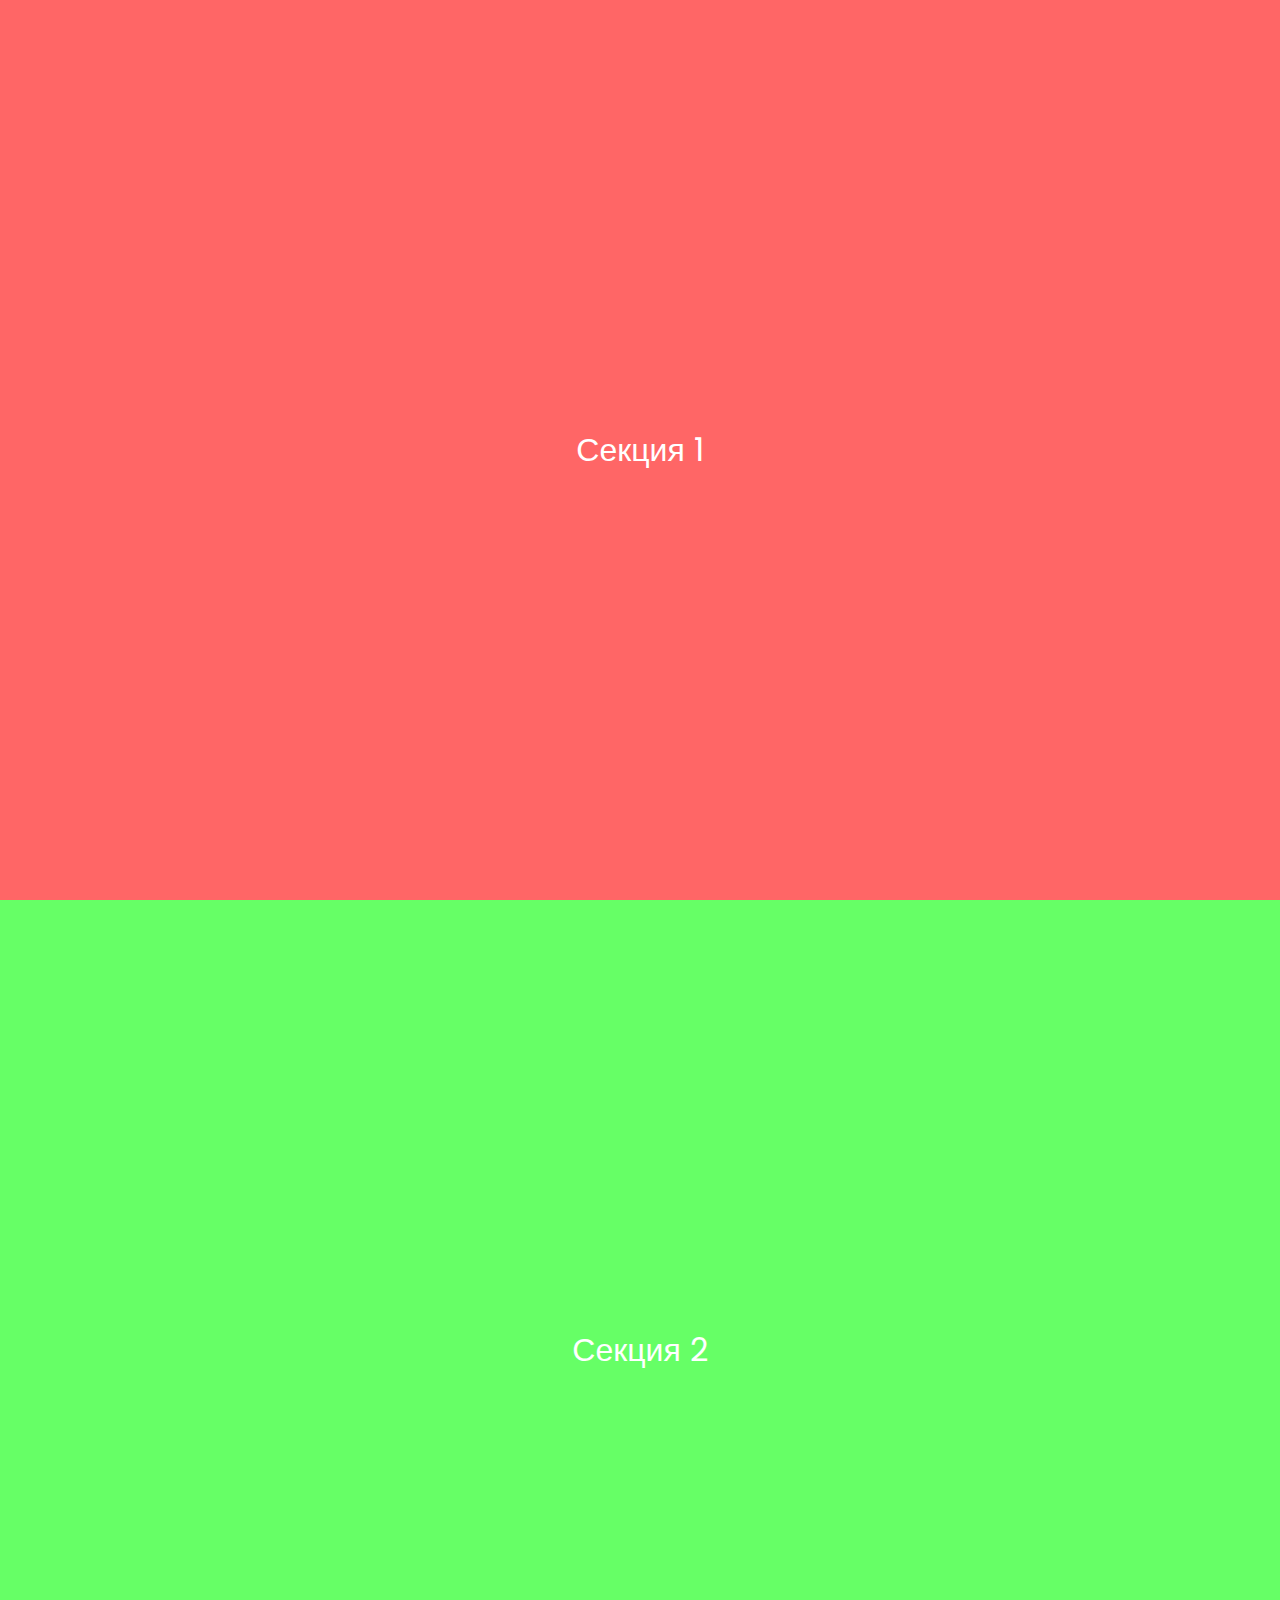
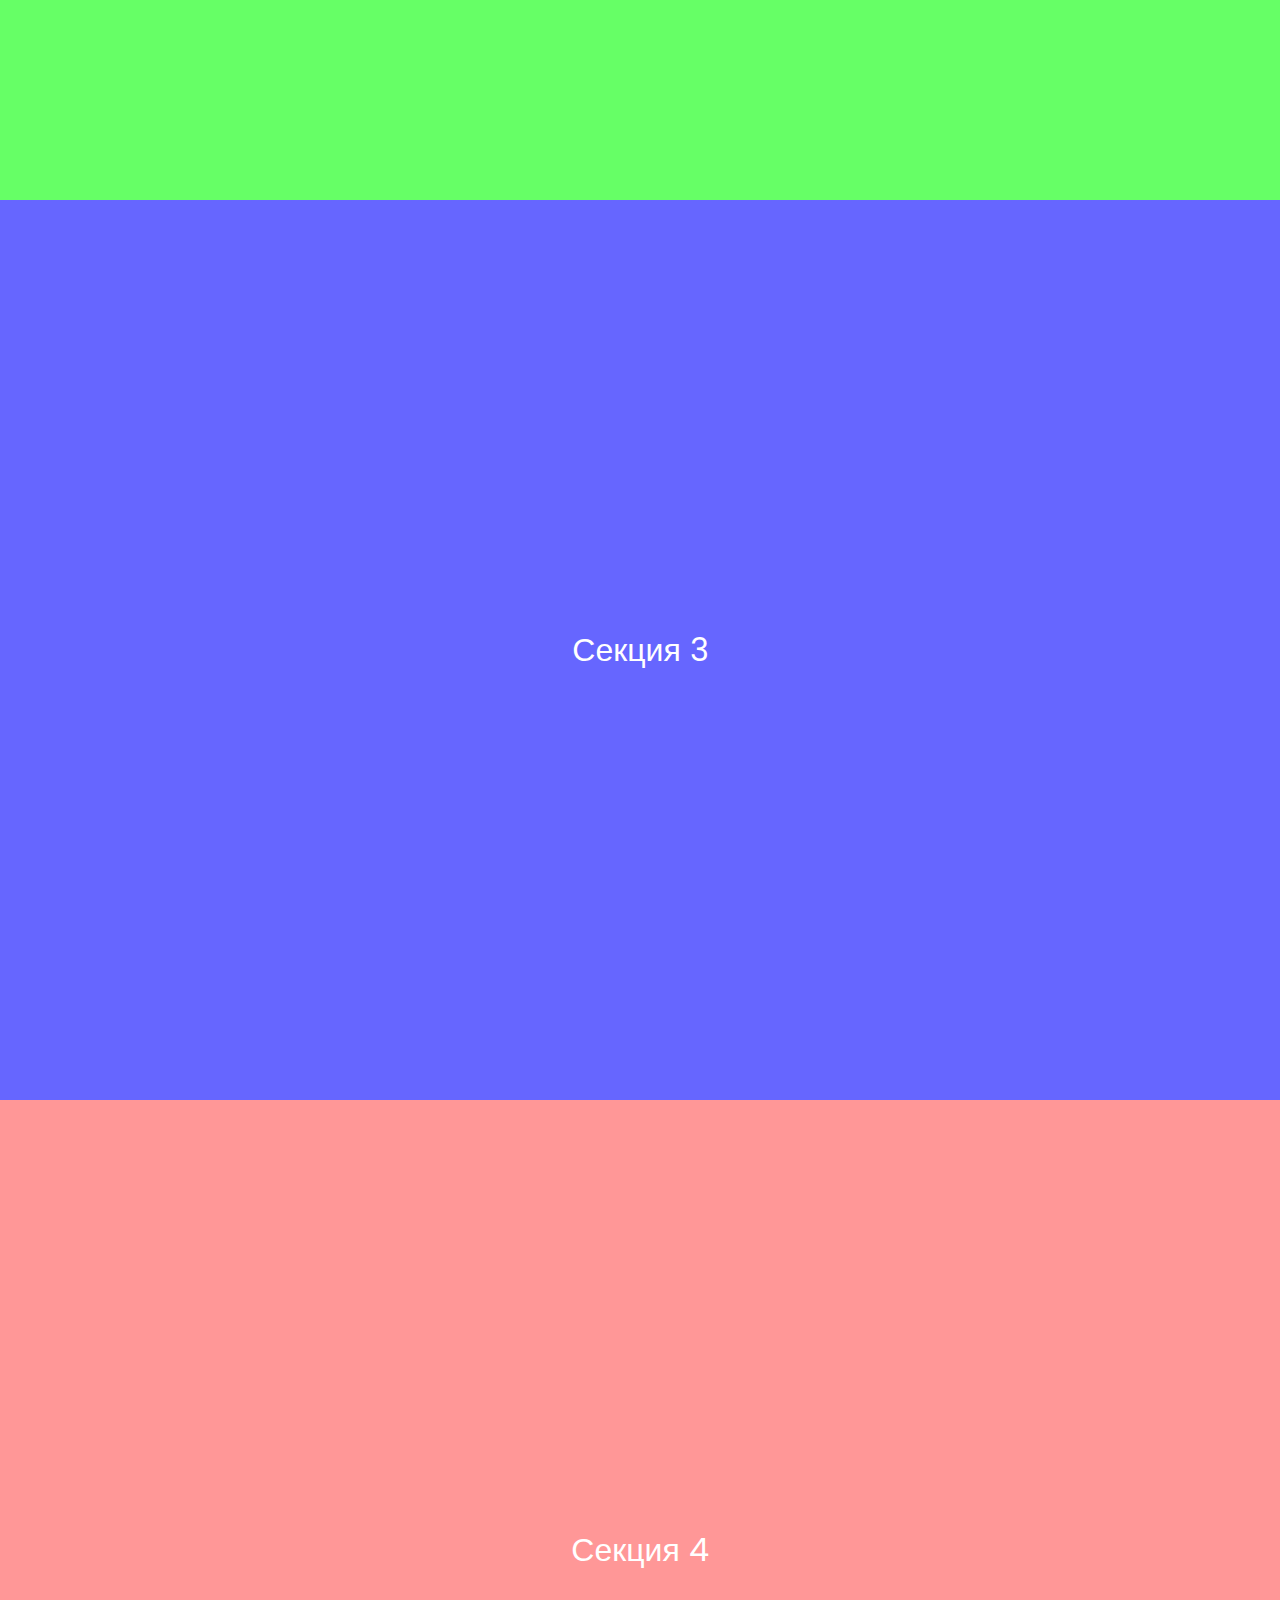
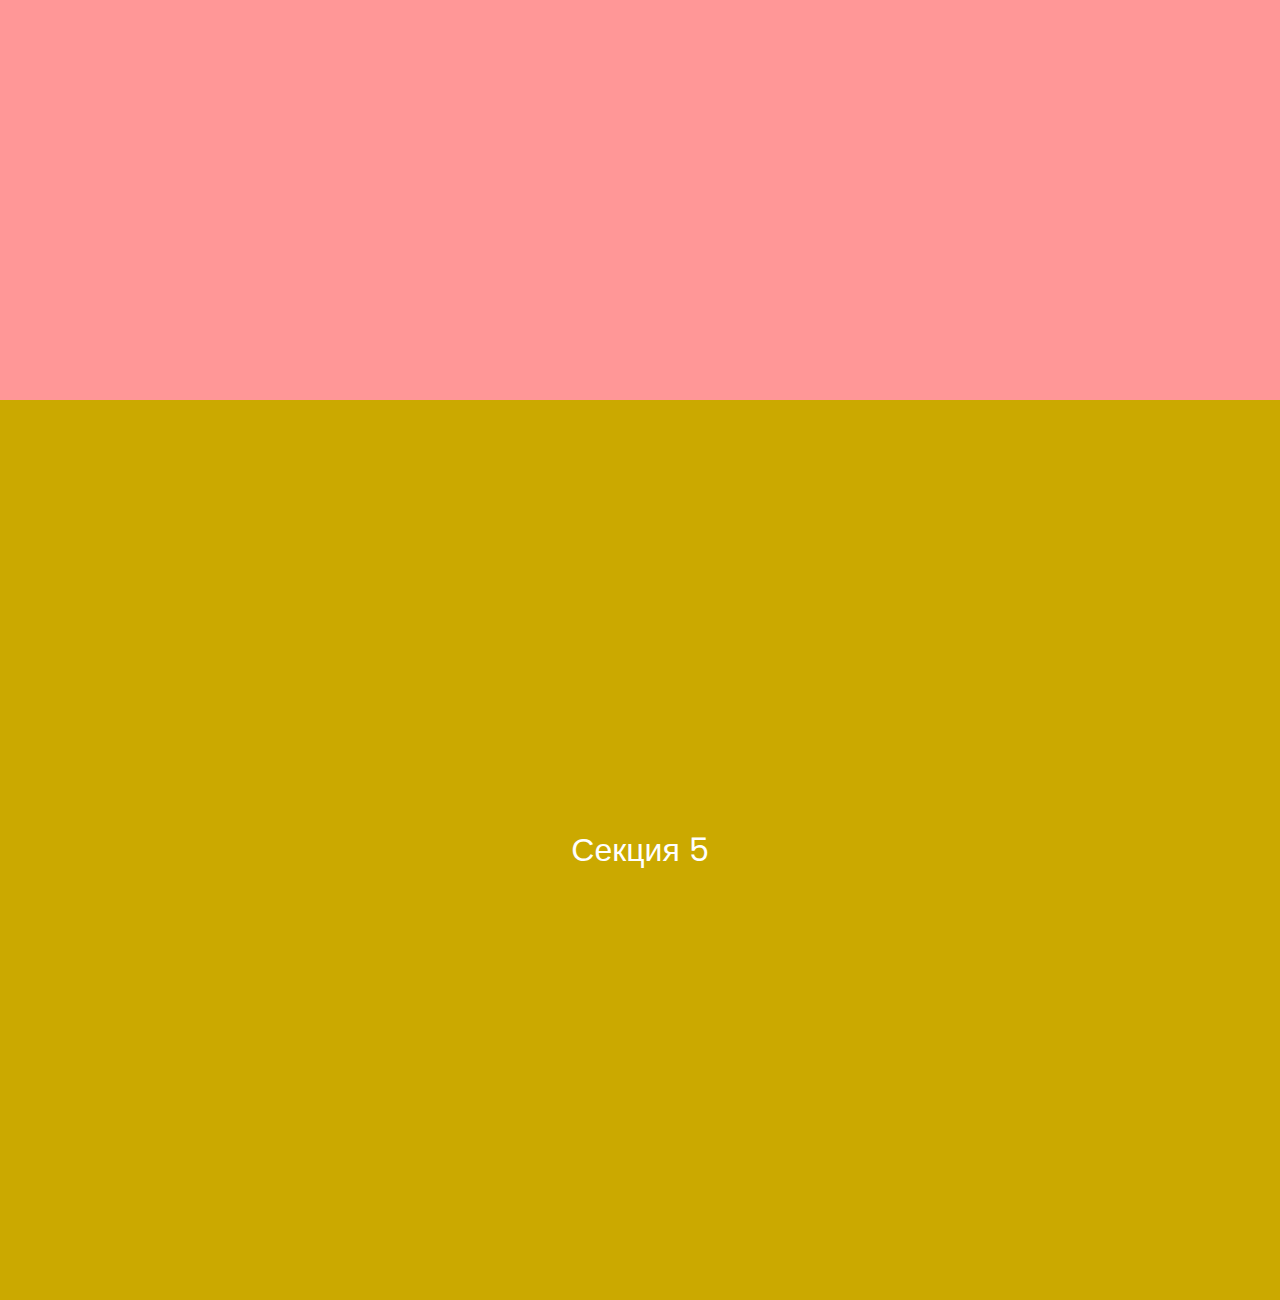
<file: test/test2/test2.html>
<!DOCTYPE html>
<html lang="ru">
<head>
    <meta charset="UTF-8">
    <meta name="viewport" content="width=device-width, initial-scale=1.0">
    <title>Прокрутка секций</title>
    <link href="https://fonts.googleapis.com/css2?family=Poppins:wght@400;500;600;700&display=swap" rel="stylesheet">
    <link rel="stylesheet" href="test2.css">
</head>
<body>
    <div class="section" style="background-color: #ff6666;">Секция 1</div>
    <div class="section" style="background-color: #66ff66;">Секция 2</div>
    <div class="section" style="background-color: #6666ff;">Секция 3</div>
    <div class="section" style="background-color: #ff9797;">Секция 4</div>
    <div class="section" style="background-color: #cba900;">Секция 5</div>
<script src="test2.js"></script>
</body>
</html>
</file>
<file: styles/app.css>
* {
    margin: 0;
    padding: 0;
    box-sizing: border-box;
}

body {
    /*font-family: 'Poppins', sans-serif;*/
    font-family: "Inter", sans-serif;
    background-color: #fefae0;

    /*height: 200vh;*/
}

footer {
    margin-top: 50px;
    text-align: center;
    padding: 20px;
    background-color: #f1f1f1;
}
</file>
<file: styles/menu.css>
.menu {
    display: flex;
    list-style-type: none;
}

.menu li {
    margin: 0 15px; /* Устанавливаем отступы между пунктами меню (слева и справа) */
    /*padding: 0 20px; !* При необходимости можно добавить внутренние отступы *!*/
}

@media (min-width: 1020px) {
    .menu li {
        padding: 0 20px;
    }
}

@media (min-width: 770px) {
    .menu li {
        margin: 0 15px;
    }
    .side-menu, .hamb {
        display: none;
    }
}

@media (max-width: 770px) {
    .menu {
        display: none;
    }
    .side-menu:checked ~ .menu {
        display: flex;
        flex-direction: column;
        padding: 160px 0 15px 0;
        background-color: white;
    }
    .side-menu:checked ~ .menu li {
        margin-top: 6px;
    }
    /* Menu Icon */
    .hamb{
        cursor: pointer;
        float: right;
        padding: 40px 20px;
    }/* Style label tag */

    .hamb-line {
        background: black;
        display: block;
        height: 2px;
        position: relative;
        width: 24px;

    } /* Style span tag */

    .hamb-line::before,
    .hamb-line::after{
        background: black;
        content: '';
        display: block;
        height: 100%;
        position: absolute;
        transition: all .2s ease-out;
        width: 100%;
    }
    .hamb-line::before{
        top: 7px;
    }
    .hamb-line::after{
        top: -7px;
    }

    .side-menu {
        display: none;
    } /* Hide checkbox */

    /* Toggle menu icon */
    .side-menu:checked ~ nav{
        max-height: 100%;
    }
    .side-menu:checked ~ .hamb .hamb-line {
        background: transparent;
    }
    .side-menu:checked ~ .hamb .hamb-line::before {
        transform: rotate(-45deg);
        top:0;
    }
    .side-menu:checked ~ .hamb .hamb-line::after {
        transform: rotate(45deg);
        top:0;
    }
}



.menu_link {
    font-size: 18px;
    text-decoration: none;
    color: black;
    transition: all 0.5s ease-out;
}

.menu_link:hover {
    color: red;
}

.menu_link_active {
    color: red;
}
</file>
<file: styles/header.css>
header {
    display: flex;
    justify-content: center;
    padding: 0 15px;

    position: fixed;
    top: 0;
    left: 0;
    right: 0;
    background-color: rgba(255, 255, 255, 0);  /* Прозрачный фон */
    transition: background-color 0.3s;
    z-index: 1000;
}
header.scrolled {
    background-color: rgba(255, 255, 255, 1);  /* Непрозрачный фон при прокрутке */
}

nav {
    display: flex;
    justify-content: space-between;
    align-items: center;
    height: 70px;
}

.logo {
    text-decoration: none;
    color: black;
    text-transform: uppercase;
}

.logo h1 {
    letter-spacing: 2px;
    font-size: 30px;
    font-weight: 600;
}


@media (min-width: 1020px) {
    nav {
        width: 1300px;
    }
}
</file>
<file: styles/main.css>
.hero {
    padding: 50vh 20px;
    text-align: center;
}

.hero p {
    margin-top: 10px;
    font-size: 17px;
}

.techniques {
    padding: 20px;
    display: flex;
    flex-direction: column;
    align-items: center;
    margin-bottom: 50px;
}

.techniques h2 {
    text-align: center;
    margin-bottom: 20px;
}

article {
    margin: 10px 0;
    padding: 30px 30px;
    border: 1px solid #ccc;  /* Обрамление для статей */
    border-radius: 15px;
    width: 80%;
}

article h3 {
    margin-bottom: 10px;
}

.techniques_link {
    text-decoration: none;
    color: black;
}


/* ---------------------------------------------------------------- */

.glow-on-hover {
    width: 80%;
    /*height: 50px;*/
    border: none;
    outline: none;
    /*color: #fff;*/
    background: transparent;
    /*cursor: pointer;*/
    position: relative;
    z-index: 0;
    border-radius: 10px;
}

.glow-on-hover:before {
    content: '';
    background: linear-gradient(45deg, #ff0000, #ff7300, #fffb00, #48ff00, #00ffd5, #002bff, #7a00ff, #ff00c8, #ff0000);
    position: absolute;
    top: -2px;
    left:-2px;
    background-size: 400%;
    z-index: -1;
    filter: blur(5px);
    width: calc(100% + 4px);
    height: calc(100% + 4px);
    animation: glowing 20s linear infinite;
    opacity: 0;
    transition: opacity .3s ease-in-out;
    border-radius: 10px;
}

.glow-on-hover:active {
    color: black;
}

.glow-on-hover:active:after {
    /*background: transparent;*/
}

.glow-on-hover:hover:before {
    opacity: 1;
}

.glow-on-hover:after {
    z-index: -1;
    content: '';
    position: absolute;
    width: 100%;
    height: 100%;
    background: #fefae0;
    left: 0;
    top: 0;
    border-radius: 10px;
}

@keyframes glowing {
    0% { background-position: 0 0; }
    50% { background-position: 400% 0; }
    100% { background-position: 0 0; }
}
</file>
<file: test/styles.css>
body {
    font-family: 'Poppins', sans-serif;
    margin: 0;
    padding: 0;
}

header {
    position: fixed;
    top: 0;
    left: 0;
    right: 0;
    background-color: rgba(255, 255, 255, 0);  /* Прозрачный фон */
    transition: background-color 0.3s;
    z-index: 1000;
}

header.scrolled {
    background-color: rgba(255, 255, 255, 1);  /* Непрозрачный фон при прокрутке */
}

.menu {
    display: flex;
    list-style-type: none;
    padding: 10px;
    margin: 0;
}

.menu li {
    margin: 0 20px;
}

.menu a {
    text-decoration: none;
    color: #333;  /* Цвет текста */
}

.hero {
    padding: 60px 20px;  /* Отступы сверху для видимости фиксированного меню */
    text-align: center;
    background-color: #e0f7fa;  /* Легкий фон */
}

.techniques {
    padding: 20px;
}

.techniques h2 {
    text-align: center;
}

article {
    margin: 20px 0;
    padding: 10px;
    border: 1px solid #ccc;  /* Обрамление для статей */
    border-radius: 5px;
}

footer {
    text-align: center;
    padding: 10px;
    background-color: #f1f1f1;
}
</file>
<file: styles/about.css>
.content {
    /*margin-top: 120px;*/
    margin: 100px 5% 0 5%;
    padding: 5%;
    background-color: #fffffc;
    border-radius: 20px;
    /*display: flex;*/
}

.content h1 {
    margin-bottom: 20px;
}

.content h2 {
    margin: 20px 0;
}

.content p {
    margin: 15px;
}

.content ul {
    margin-left: 40px;
}
</file>
<file: styles/catalog.css>
.separate{
    padding-top: 15vh;
}

.catalog {
    display: flex;
    justify-content: space-evenly;
    flex-wrap: wrap;
}

.card {
    display: flex;
    flex-direction: column;
    /*justify-content: end;*/

    height: 430px;
    width: 250px;
    /*border: solid 2px #575757;*/
    background-color: white;
    border-radius: 10px;
    padding: 20px;
    margin: 3vh 5px;
    justify-content: space-between;
}

.product img {
    width: 100%;
    border-radius: 10px;
    padding-bottom: 10px;
}

.product h2, h3 {
    /*text-align: center;*/
    padding-bottom: 10px;
    text-decoration: none;
}

.product p {
    text-align: justify;
}

.button_block {
    text-align: end;
    margin-bottom: 20px;
}

.buy {
    /*margin-bottom: 5px;*/
    /*height: 35px;*/
    /*width: 100px;*/
    padding: 15px 30px;
    /*margin-bottom: 200px;*/
    border-radius: 10px;
    background-color: transparent;
    border: solid #9b9b9b 1px;
    text-decoration: none;
    color: black;
}
.buy:hover {
    background-color: #7dcd14;
    color: white;
}
</file>
<file: styles/contacts.css>
.content {
    /*margin-top: 120px;*/
    margin: 100px 5% 0 5%;
    padding: 5%;
    background-color: #fffffc;
    border-radius: 20px;
    display: flex;

    font-family: -apple-system, BlinkMacSystemFont, "Segoe UI", Roboto, "Helvetica Neue", Arial, "Noto Sans", sans-serif, "Apple Color Emoji", "Segoe UI Emoji", "Segoe UI Symbol", "Noto Color Emoji";
    font-size: 1rem;
    font-weight: 400;
}

.contacts {
    margin-left: 50px;
}

.contacts_title {
    margin-bottom: 10px;
}

/*--------------------------------------*/

/* social links */
.social-icons {
    display: flex;
    justify-content: center;
    list-style: none;
    margin-top: 1.25rem;
    margin-bottom: 1rem;
    padding-left: 0;
}

.social-icons>li {
    margin-left: 0.25rem;
    margin-right: 0.25rem;
}

.social-icons a {
    position: relative;
    background-color: #eee;
    display: block;
    -webkit-user-select: none;
    -moz-user-select: none;
    -ms-user-select: none;
    user-select: none;
    transition: background-color .3s ease-in-out;
    width: 2.5rem;
    height: 2.5rem;
    border-radius: .25rem;
}

.social-icons a:hover {
    background-color: #e0e0e0;
}

.social-icons a::before {
    content: "";
    position: absolute;
    width: 1.2rem;
    height: 1.2rem;
    left: .65rem;
    top: .65rem;
    background: transparent no-repeat center center;
    background-size: 100% 100%;
}

.social-icons .social-icon-twitter::before {
    background-image: url("data:image/svg+xml,%3Csvg xmlns='http://www.w3.org/2000/svg' viewBox='0 0 512 512'%3E%3Cpath fill='%231da1f2' d='M459.37 151.716c.325 4.548.325 9.097.325 13.645 0 138.72-105.583 298.558-298.558 298.558-59.452 0-114.68-17.219-161.137-47.106 8.447.974 16.568 1.299 25.34 1.299 49.055 0 94.213-16.568 130.274-44.832-46.132-.975-84.792-31.188-98.112-72.772 6.498.974 12.995 1.624 19.818 1.624 9.421 0 18.843-1.3 27.614-3.573-48.081-9.747-84.143-51.98-84.143-102.985v-1.299c13.969 7.797 30.214 12.67 47.431 13.319-28.264-18.843-46.781-51.005-46.781-87.391 0-19.492 5.197-37.36 14.294-52.954 51.655 63.675 129.3 105.258 216.365 109.807-1.624-7.797-2.599-15.918-2.599-24.04 0-57.828 46.782-104.934 104.934-104.934 30.213 0 57.502 12.67 76.67 33.137 23.715-4.548 46.456-13.32 66.599-25.34-7.798 24.366-24.366 44.833-46.132 57.827 21.117-2.273 41.584-8.122 60.426-16.243-14.292 20.791-32.161 39.308-52.628 54.253z'/%3E%3C/svg%3E");
}

.social-icons .social-icon-fb::before {
    background-image: url("data:image/svg+xml,%3Csvg xmlns='http://www.w3.org/2000/svg' viewBox='0 0 320 512'%3E%3Cpath fill='%234267B2' d='M279.14 288l14.22-92.66h-88.91v-60.13c0-25.35 12.42-50.06 52.24-50.06h40.42V6.26S260.43 0 225.36 0c-73.22 0-121.08 44.38-121.08 124.72v70.62H22.89V288h81.39v224h100.17V288z'/%3E%3C/svg%3E");
}

.social-icons .social-icon-vk::before {
    background-image: url("data:image/svg+xml,%3Csvg xmlns='http://www.w3.org/2000/svg' viewBox='0 0 576 512'%3E%3Cpath fill='%232787f5' d='M545 117.7c3.7-12.5 0-21.7-17.8-21.7h-58.9c-15 0-21.9 7.9-25.6 16.7 0 0-30 73.1-72.4 120.5-13.7 13.7-20 18.1-27.5 18.1-3.7 0-9.4-4.4-9.4-16.9V117.7c0-15-4.2-21.7-16.6-21.7h-92.6c-9.4 0-15 7-15 13.5 0 14.2 21.2 17.5 23.4 57.5v86.8c0 19-3.4 22.5-10.9 22.5-20 0-68.6-73.4-97.4-157.4-5.8-16.3-11.5-22.9-26.6-22.9H38.8c-16.8 0-20.2 7.9-20.2 16.7 0 15.6 20 93.1 93.1 195.5C160.4 378.1 229 416 291.4 416c37.5 0 42.1-8.4 42.1-22.9 0-66.8-3.4-73.1 15.4-73.1 8.7 0 23.7 4.4 58.7 38.1 40 40 46.6 57.9 69 57.9h58.9c16.8 0 25.3-8.4 20.4-25-11.2-34.9-86.9-106.7-90.3-111.5-8.7-11.2-6.2-16.2 0-26.2.1-.1 72-101.3 79.4-135.6z'/%3E%3C/svg%3E");
}

.social-icons .social-icon-telegram::before {
    background-image: url("data:image/svg+xml,%3Csvg xmlns='http://www.w3.org/2000/svg' viewBox='0 0 448 512'%3E%3Cpath fill='%2327a7e7' d='M446.7 98.6l-67.6 318.8c-5.1 22.5-18.4 28.1-37.3 17.5l-103-75.9-49.7 47.8c-5.5 5.5-10.1 10.1-20.7 10.1l7.4-104.9 190.9-172.5c8.3-7.4-1.8-11.5-12.9-4.1L117.8 284 16.2 252.2c-22.1-6.9-22.5-22.1 4.6-32.7L418.2 66.4c18.4-6.9 34.5 4.1 28.5 32.2z'/%3E%3C/svg%3E");
}

.social-icons .social-icon-youtube::before {
    background-image: url("data:image/svg+xml,%3Csvg xmlns='http://www.w3.org/2000/svg' viewBox='0 0 576 512'%3E%3Cpath fill='%23ff0000' d='M549.655 124.083c-6.281-23.65-24.787-42.276-48.284-48.597C458.781 64 288 64 288 64S117.22 64 74.629 75.486c-23.497 6.322-42.003 24.947-48.284 48.597-11.412 42.867-11.412 132.305-11.412 132.305s0 89.438 11.412 132.305c6.281 23.65 24.787 41.5 48.284 47.821C117.22 448 288 448 288 448s170.78 0 213.371-11.486c23.497-6.321 42.003-24.171 48.284-47.821 11.412-42.867 11.412-132.305 11.412-132.305s0-89.438-11.412-132.305zm-317.51 213.508V175.185l142.739 81.205-142.739 81.201z'/%3E%3C/svg%3E");
}
</file>
<file: styles/knowledge.css>
.content {
    margin-top: 120px;
}

.list {
    padding: 20px;
    display: flex;
    flex-direction: column;
    align-items: center;
    margin-bottom: 50px;
}

.list h2, h3 {
    text-align: center;
    margin: 20px 0;
}

.link {
    margin: 10px 0;
    padding: 20px 30px;
    border: 1px solid #ccc;  /* Обрамление для статей */
    border-radius: 15px;
    width: 80%;
    text-decoration: none;
    color: black;
}

.link p {
    font-size: 17px;
}

.list_link {
    text-decoration: none;
    color: black;
}
</file>
<file: styles/article.css>
.content {
    margin: 23vh 5% 0 5%;
    /*height: 100vh;*/
    display: flex;
    flex-direction: column;
    justify-content: center;
    align-items: center;
}

.art {
    padding: 50px 40px;
    border-radius: 20px;
    background-color: #fffffc;
}

.art p, li {
    margin-bottom: 10px;
}

.art h3 {
    margin-bottom: 15px;
    margin-top: 15px;
}

.art h2 {
    margin-bottom: 20px;
}

ol {
    padding-left: 30px;
}

.author {
    text-align: right;
    margin-top: 5px;
    color: #777;
}
</file>
<file: test/test2/test2.css>
body {
    font-family: 'Poppins', sans-serif; /* Шрифт для всего документа */
    margin: 0;
    overflow: hidden; /* Скрываем скроллбар, чтобы использовать только JavaScript прокрутку */
}

.section {
    height: 100vh; /* Каждая секция занимает 100% высоты экрана */
    display: flex;
    align-items: center;
    justify-content: center;
    font-size: 2em;
    color: white;
    transition: transform 0.5s ease; /* Плавный переход */
}
</file>
